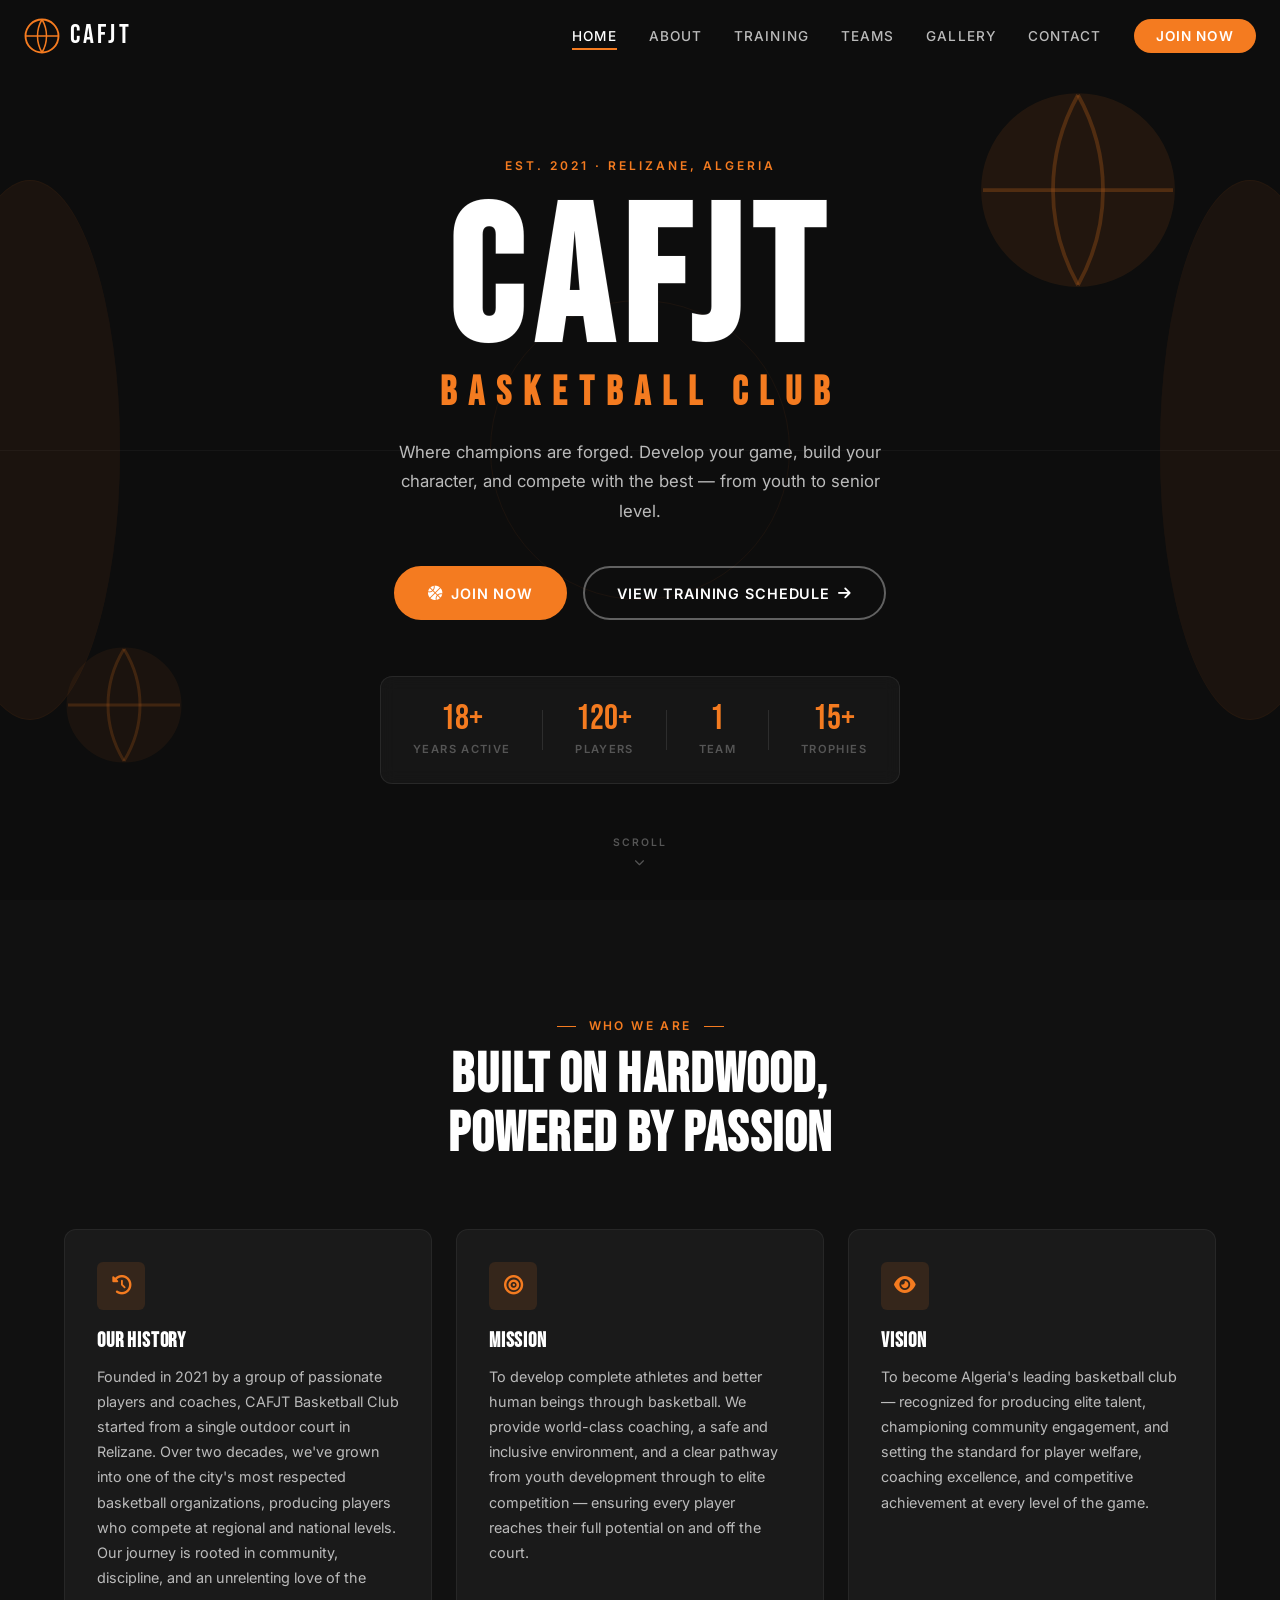
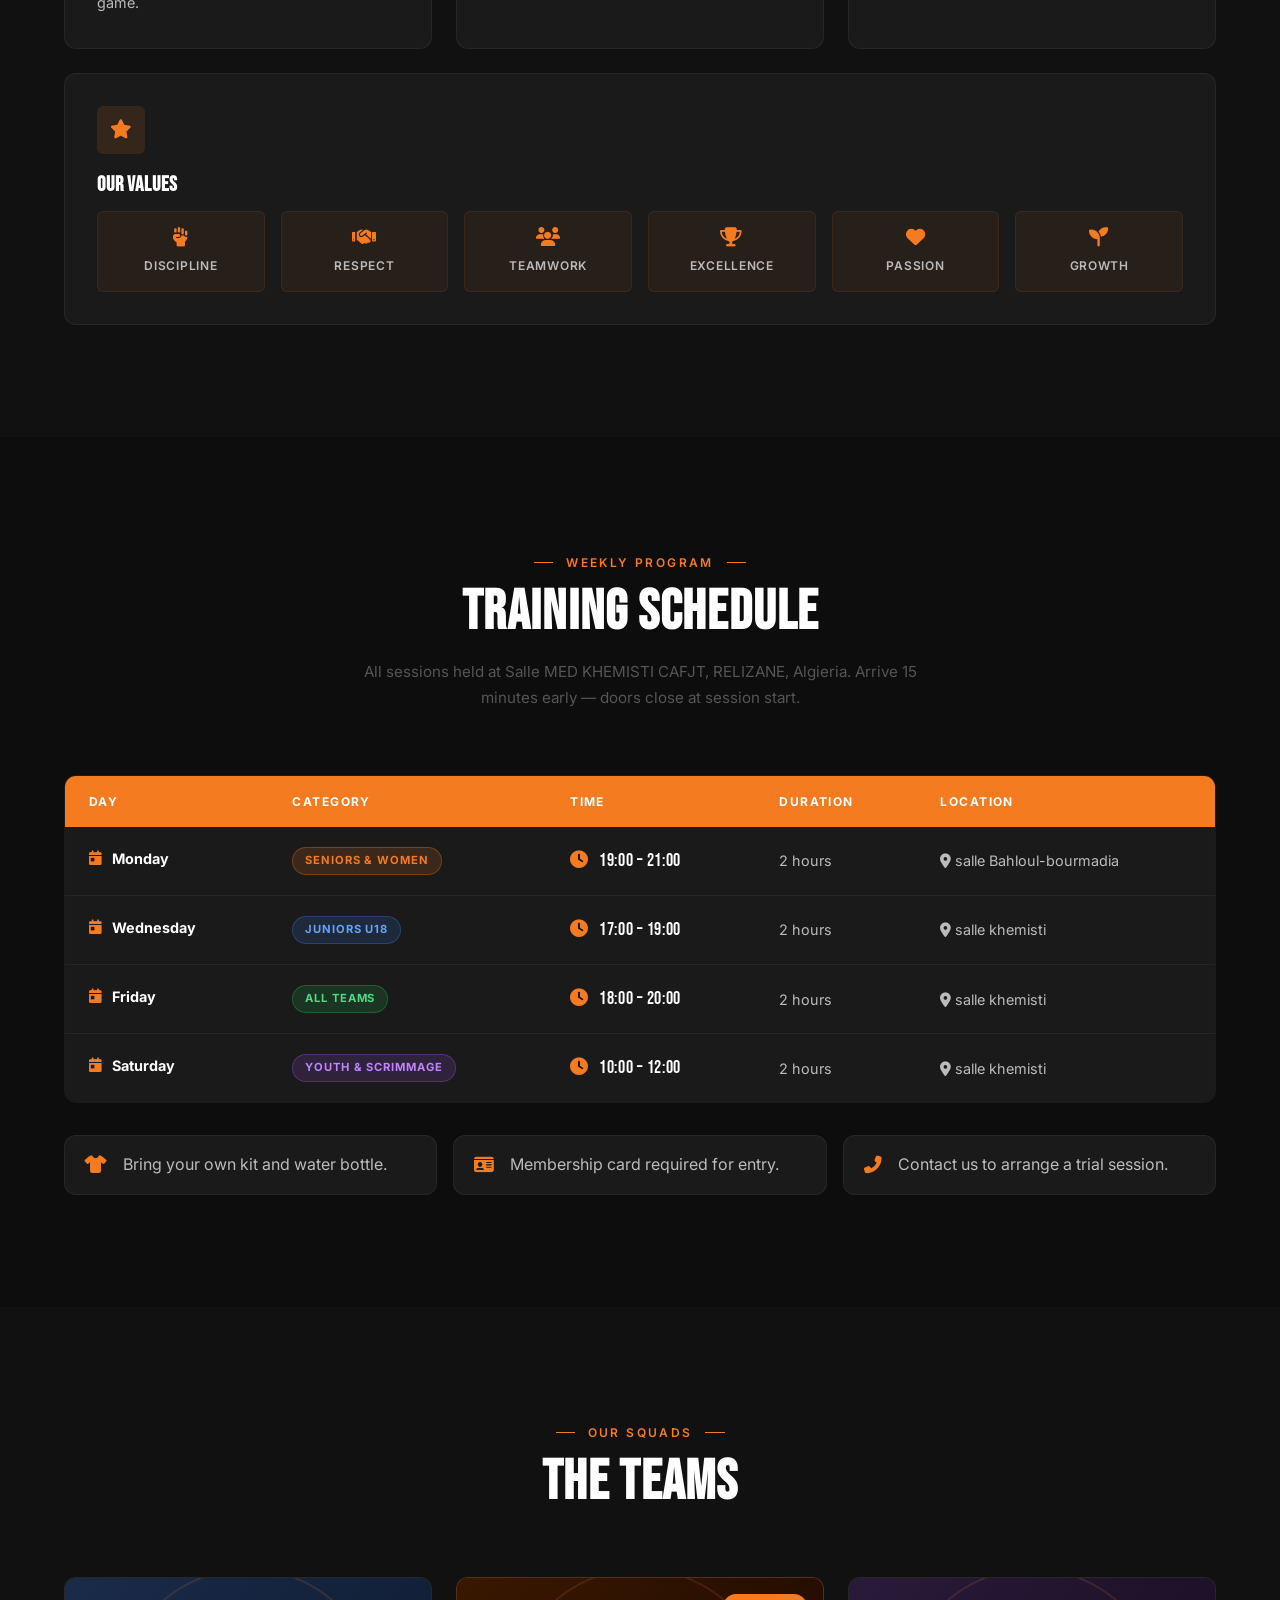
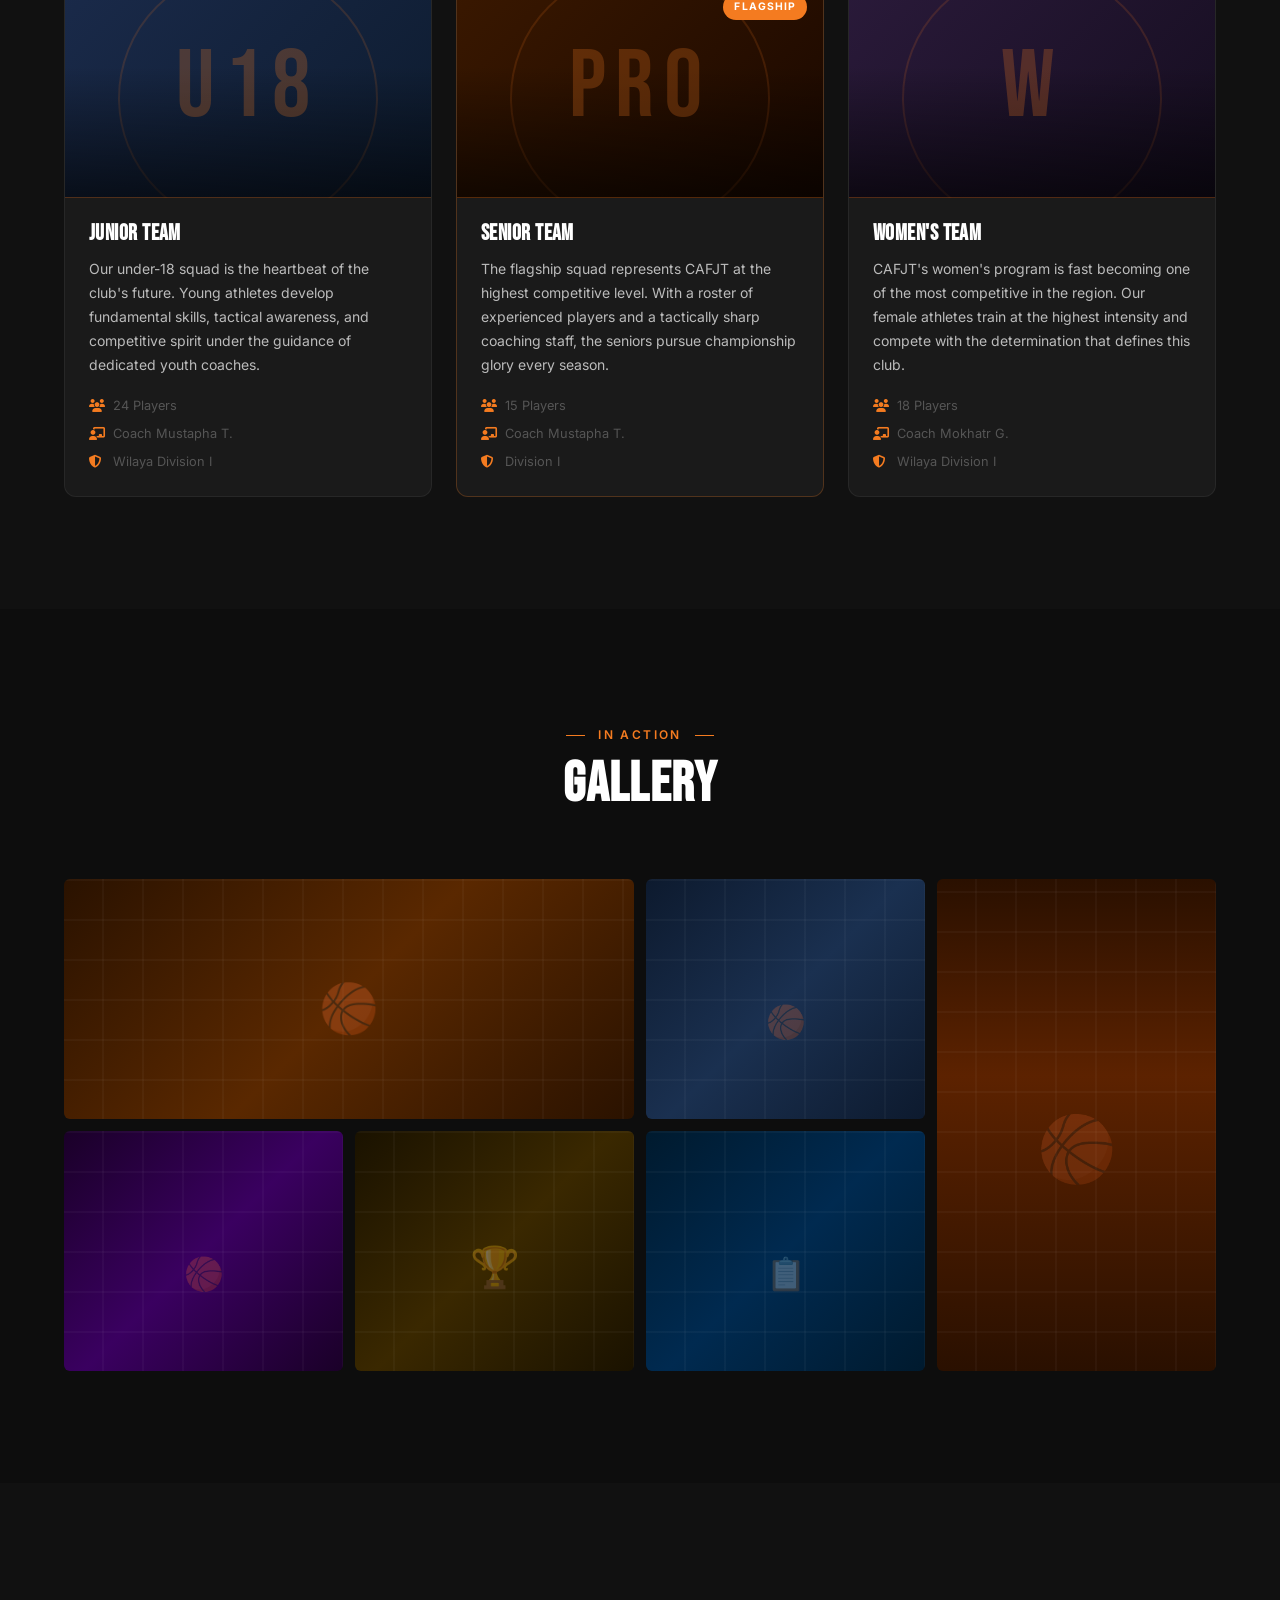
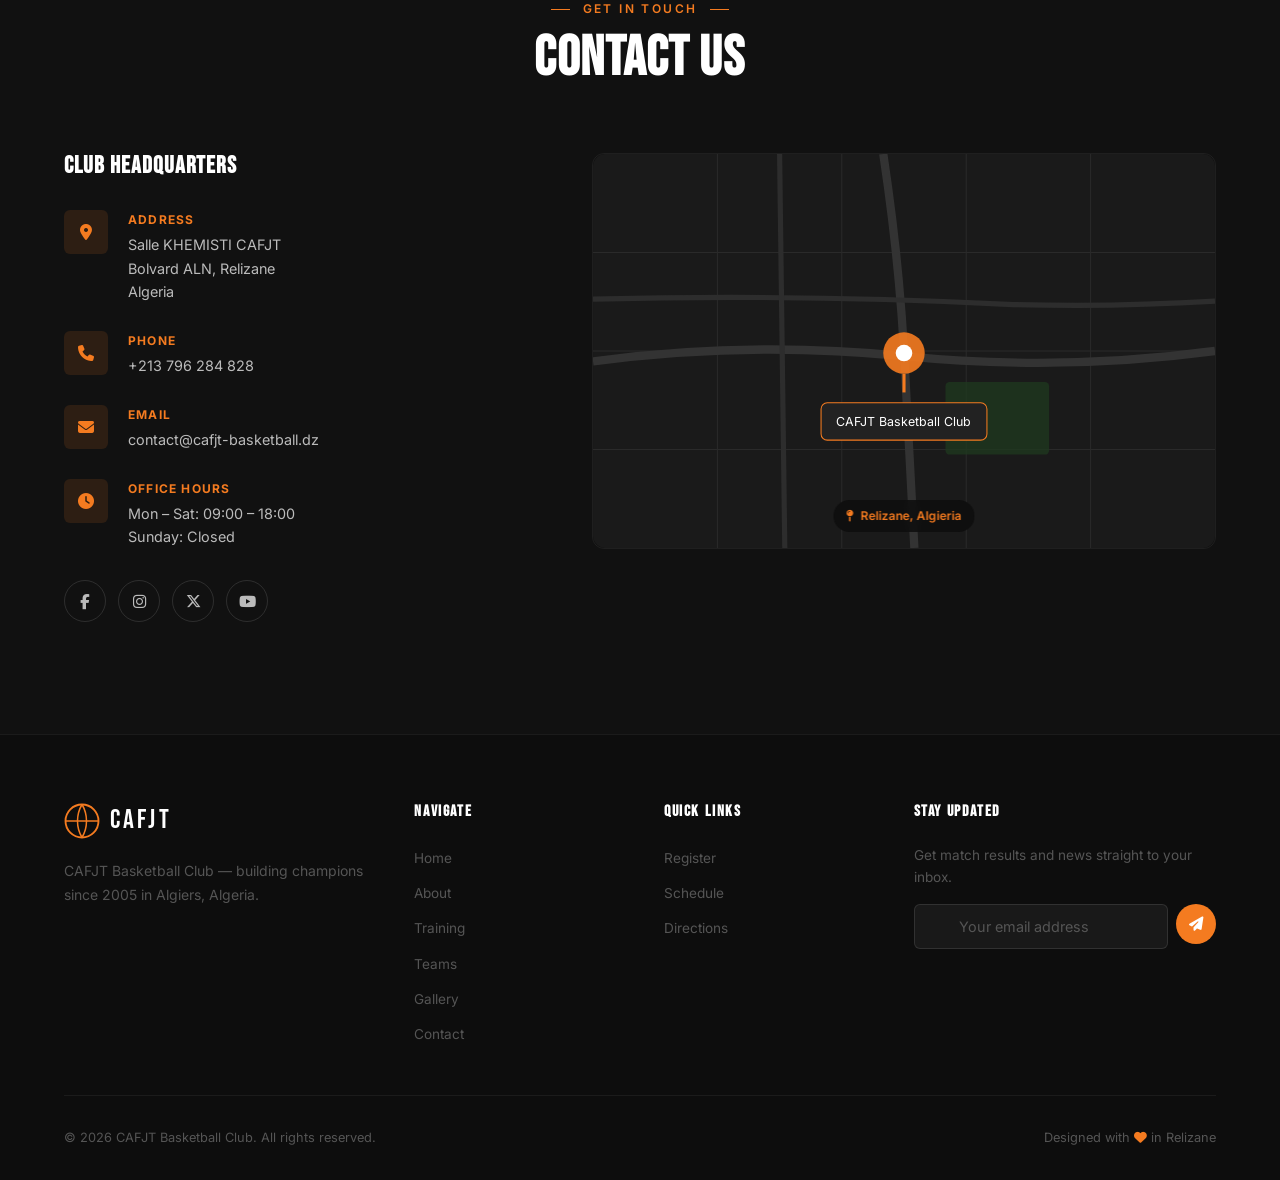
<file: index.html>
<!DOCTYPE html>
<html lang="en">
<head>
  <meta charset="UTF-8" />
  <meta name="viewport" content="width=device-width, initial-scale=1.0" />
  <title>CAFJT Basketball Club</title>
  <link rel="stylesheet" href="style.css" />
  <!-- Google Fonts: Bebas Neue (display) + Inter (body) -->
  <link rel="preconnect" href="https://fonts.googleapis.com" />
  <link rel="preconnect" href="https://fonts.gstatic.com" crossorigin />
  <link href="https://fonts.googleapis.com/css2?family=Bebas+Neue&family=Inter:wght@300;400;500;600;700&display=swap" rel="stylesheet" />
  <!-- Font Awesome for icons -->
  <link rel="stylesheet" href="https://cdnjs.cloudflare.com/ajax/libs/font-awesome/6.5.0/css/all.min.css" />
</head>
<body>

  <!-- ═══════════════════════════ NAVIGATION ═══════════════════════════ -->
  <nav id="navbar">
    <div class="nav-container">
      <!-- Logo -->
      <a href="#home" class="nav-logo">
        <div class="logo-mark">
          <svg viewBox="0 0 48 48" fill="none" xmlns="http://www.w3.org/2000/svg" aria-hidden="true">
            <circle cx="24" cy="24" r="22" stroke="var(--orange)" stroke-width="2.5"/>
            <path d="M24 2 Q30 12 30 24 Q30 36 24 46" stroke="var(--orange)" stroke-width="2" fill="none"/>
            <path d="M24 2 Q18 12 18 24 Q18 36 24 46" stroke="var(--orange)" stroke-width="2" fill="none"/>
            <line x1="2" y1="24" x2="46" y2="24" stroke="var(--orange)" stroke-width="2"/>
          </svg>
        </div>
        <span class="logo-text">CAFJT</span>
      </a>

      <!-- Desktop links -->
      <ul class="nav-links" id="navLinks">
        <li><a href="#home" class="nav-link active">Home</a></li>
        <li><a href="#about" class="nav-link">About</a></li>
        <li><a href="#schedule" class="nav-link">Training</a></li>
        <li><a href="#teams" class="nav-link">Teams</a></li>
        <li><a href="#gallery" class="nav-link">Gallery</a></li>
        <li><a href="#contact" class="nav-link">Contact</a></li>
        <li><a href="register.html" class="nav-cta">Join Now</a></li>
      </ul>

      <!-- Hamburger -->
      <button class="hamburger" id="hamburger" aria-label="Toggle menu" aria-expanded="false">
        <span></span><span></span><span></span>
      </button>
    </div>
  </nav>

  <!-- Mobile overlay -->
  <div class="mobile-overlay" id="mobileOverlay"></div>

  <!-- ═══════════════════════════ HERO ═══════════════════════════ -->
  <section id="home" class="hero">
    <!-- Animated court lines background -->
    <div class="hero-court" aria-hidden="true">
      <div class="court-line court-center"></div>
      <div class="court-line court-arc court-arc-left"></div>
      <div class="court-line court-arc court-arc-right"></div>
      <div class="court-circle"></div>
    </div>

    <!-- Floating basketballs decoration -->
    <div class="ball-decor ball-1" aria-hidden="true">
      <svg viewBox="0 0 80 80" fill="none" xmlns="http://www.w3.org/2000/svg">
        <circle cx="40" cy="40" r="38" fill="var(--orange)" opacity=".15" stroke="var(--orange)" stroke-width="1.5" opacity=".3"/>
        <path d="M40 2 Q50 20 50 40 Q50 60 40 78" stroke="var(--orange)" stroke-width="1.5" fill="none" opacity=".4"/>
        <path d="M40 2 Q30 20 30 40 Q30 60 40 78" stroke="var(--orange)" stroke-width="1.5" fill="none" opacity=".4"/>
        <line x1="2" y1="40" x2="78" y2="40" stroke="var(--orange)" stroke-width="1.5" opacity=".4"/>
      </svg>
    </div>
    <div class="ball-decor ball-2" aria-hidden="true">
      <svg viewBox="0 0 60 60" fill="none" xmlns="http://www.w3.org/2000/svg">
        <circle cx="30" cy="30" r="28" fill="var(--orange)" opacity=".1" stroke="var(--orange)" stroke-width="1.5" opacity=".25"/>
        <path d="M30 2 Q38 15 38 30 Q38 45 30 58" stroke="var(--orange)" stroke-width="1.5" fill="none" opacity=".3"/>
        <path d="M30 2 Q22 15 22 30 Q22 45 30 58" stroke="var(--orange)" stroke-width="1.5" fill="none" opacity=".3"/>
        <line x1="2" y1="30" x2="58" y2="30" stroke="var(--orange)" stroke-width="1.5" opacity=".3"/>
      </svg>
    </div>

    <div class="hero-content">
      <p class="hero-eyebrow reveal">Est. 2021 · Relizane, Algeria</p>
      <h1 class="hero-title reveal">
        <span class="title-main">CAFJT</span>
        <span class="title-sub">Basketball Club</span>
      </h1>
      <p class="hero-description reveal">
        Where champions are forged. Develop your game, build your character,
        and compete with the best — from youth to senior level.
      </p>
      <div class="hero-buttons reveal">
        <a href="register.html" class="btn btn-primary">
          <i class="fas fa-basketball-ball"></i> Join Now
        </a>
        <a href="#schedule" class="btn btn-outline">
          View Training Schedule <i class="fas fa-arrow-right"></i>
        </a>
      </div>

      <!-- Quick stats -->
      <div class="hero-stats reveal">
        <div class="stat">
          <span class="stat-number">18+</span>
          <span class="stat-label">Years Active</span>
        </div>
        <div class="stat-divider" aria-hidden="true"></div>
        <div class="stat">
          <span class="stat-number">120+</span>
          <span class="stat-label">Players</span>
        </div>
        <div class="stat-divider" aria-hidden="true"></div>
        <div class="stat">
          <span class="stat-number">1</span>
          <span class="stat-label">Team</span>
        </div>
        <div class="stat-divider" aria-hidden="true"></div>
        <div class="stat">
          <span class="stat-number">15+</span>
          <span class="stat-label">Trophies</span>
        </div>
      </div>
    </div>

    <!-- Scroll cue -->
    <a href="#about" class="scroll-cue" aria-label="Scroll to About section">
      <span>Scroll</span>
      <i class="fas fa-chevron-down"></i>
    </a>
  </section>

  <!-- ═══════════════════════════ ABOUT ═══════════════════════════ -->
  <section id="about" class="section about-section">
    <div class="container">

      <div class="section-header reveal">
        <span class="section-eyebrow">Who We Are</span>
        <h2 class="section-title">Built on Hardwood,<br>Powered by Passion</h2>
      </div>

      <div class="about-grid">
        <!-- History -->
        <div class="about-card reveal">
          <div class="about-card-icon">
            <i class="fas fa-history"></i>
          </div>
          <h3>Our History</h3>
          <p>
            Founded in 2021 by a group of passionate players and coaches, CAFJT Basketball Club
            started from a single outdoor court in Relizane. Over two decades, we've grown into
            one of the city's most respected basketball organizations, producing players who compete
            at regional and national levels. Our journey is rooted in community, discipline, and
            an unrelenting love of the game.
          </p>
        </div>

        <!-- Mission -->
        <div class="about-card reveal">
          <div class="about-card-icon">
            <i class="fas fa-bullseye"></i>
          </div>
          <h3>Mission</h3>
          <p>
            To develop complete athletes and better human beings through basketball.
            We provide world-class coaching, a safe and inclusive environment, and a
            clear pathway from youth development through to elite competition — ensuring
            every player reaches their full potential on and off the court.
          </p>
        </div>

        <!-- Vision -->
        <div class="about-card reveal">
          <div class="about-card-icon">
            <i class="fas fa-eye"></i>
          </div>
          <h3>Vision</h3>
          <p>
            To become Algeria's leading basketball club — recognized for producing elite talent,
            championing community engagement, and setting the standard for player welfare,
            coaching excellence, and competitive achievement at every level of the game.
          </p>
        </div>

        <!-- Values -->
        <div class="about-card about-card-wide reveal">
          <div class="about-card-icon">
            <i class="fas fa-star"></i>
          </div>
          <h3>Our Values</h3>
          <div class="values-grid">
            <div class="value-item">
              <i class="fas fa-fist-raised"></i>
              <span>Discipline</span>
            </div>
            <div class="value-item">
              <i class="fas fa-handshake"></i>
              <span>Respect</span>
            </div>
            <div class="value-item">
              <i class="fas fa-users"></i>
              <span>Teamwork</span>
            </div>
            <div class="value-item">
              <i class="fas fa-trophy"></i>
              <span>Excellence</span>
            </div>
            <div class="value-item">
              <i class="fas fa-heart"></i>
              <span>Passion</span>
            </div>
            <div class="value-item">
              <i class="fas fa-seedling"></i>
              <span>Growth</span>
            </div>
          </div>
        </div>
      </div>

    </div>
  </section>

  <!-- ═══════════════════════════ TRAINING SCHEDULE ═══════════════════════════ -->
  <section id="schedule" class="section schedule-section">
    <div class="container">

      <div class="section-header reveal">
        <span class="section-eyebrow">Weekly Program</span>
        <h2 class="section-title">Training Schedule</h2>
        <p class="section-subtitle">
          All sessions held at Salle MED KHEMISTI CAFJT, RELIZANE, Algieria.
          Arrive 15 minutes early — doors close at session start.
        </p>
      </div>

      <div class="schedule-table-wrapper reveal">
        <table class="schedule-table" role="table" aria-label="Weekly training schedule">
          <thead>
            <tr>
              <th scope="col">Day</th>
              <th scope="col">Category</th>
              <th scope="col">Time</th>
              <th scope="col">Duration</th>
              <th scope="col">Location</th>
            </tr>
          </thead>
          <tbody>
            <tr class="schedule-row">
              <td class="day-cell">
                <i class="fas fa-calendar-day" aria-hidden="true"></i>
                <strong>Monday</strong>
              </td>
              <td><span class="badge badge-senior">Seniors & Women</span></td>
              <td class="time-cell"><i class="fas fa-clock" aria-hidden="true"></i> 19:00 – 21:00</td>
              <td>2 hours</td>
              <td><i class="fas fa-map-marker-alt" aria-hidden="true"></i> salle Bahloul-bourmadia</td>
            </tr>
            <tr class="schedule-row">
              <td class="day-cell">
                <i class="fas fa-calendar-day" aria-hidden="true"></i>
                <strong>Wednesday</strong>
              </td>
              <td><span class="badge badge-junior">Juniors U18</span></td>
              <td class="time-cell"><i class="fas fa-clock" aria-hidden="true"></i> 17:00 – 19:00</td>
              <td>2 hours</td>
              <td><i class="fas fa-map-marker-alt" aria-hidden="true"></i> salle khemisti</td>
            </tr>
            <tr class="schedule-row">
              <td class="day-cell">
                <i class="fas fa-calendar-day" aria-hidden="true"></i>
                <strong>Friday</strong>
              </td>
              <td><span class="badge badge-all">All Teams</span></td>
              <td class="time-cell"><i class="fas fa-clock" aria-hidden="true"></i> 18:00 – 20:00</td>
              <td>2 hours</td>
              <td><i class="fas fa-map-marker-alt" aria-hidden="true"></i> salle khemisti</td>
            </tr>
            <tr class="schedule-row">
              <td class="day-cell">
                <i class="fas fa-calendar-day" aria-hidden="true"></i>
                <strong>Saturday</strong>
              </td>
              <td><span class="badge badge-youth">Youth & Scrimmage</span></td>
              <td class="time-cell"><i class="fas fa-clock" aria-hidden="true"></i> 10:00 – 12:00</td>
              <td>2 hours</td>
              <td><i class="fas fa-map-marker-alt" aria-hidden="true"></i> salle khemisti</td>
            </tr>
          </tbody>
        </table>
      </div>

      <!-- Schedule note cards -->
      <div class="schedule-notes reveal">
        <div class="note-card">
          <i class="fas fa-tshirt"></i>
          <p>Bring your own kit and water bottle.</p>
        </div>
        <div class="note-card">
          <i class="fas fa-id-card"></i>
          <p>Membership card required for entry.</p>
        </div>
        <div class="note-card">
          <i class="fas fa-phone-alt"></i>
          <p>Contact us to arrange a trial session.</p>
        </div>
      </div>

    </div>
  </section>

  <!-- ═══════════════════════════ TEAMS ═══════════════════════════ -->
  <section id="teams" class="section teams-section">
    <div class="container">

      <div class="section-header reveal">
        <span class="section-eyebrow">Our Squads</span>
        <h2 class="section-title">The Teams</h2>
      </div>

      <div class="teams-grid">

        <!-- Junior Team -->
        <div class="team-card reveal">
          <div class="team-card-image team-image-junior">
            <div class="team-image-overlay"></div>
            <div class="team-number">U18</div>
          </div>
          <div class="team-card-body">
            <h3>Junior Team</h3>
            <p>
              Our under-18 squad is the heartbeat of the club's future. Young athletes
              develop fundamental skills, tactical awareness, and competitive spirit under
              the guidance of dedicated youth coaches.
            </p>
            <ul class="team-meta">
              <li><i class="fas fa-users"></i> 24 Players</li>
              <li><i class="fas fa-chalkboard-teacher"></i> Coach Mustapha T.</li>
              <li><i class="fas fa-shield-alt"></i> Wilaya Division I</li>
            </ul>
          </div>
        </div>

        <!-- Senior Team -->
        <div class="team-card team-card-featured reveal">
          <div class="team-card-badge">Flagship</div>
          <div class="team-card-image team-image-senior">
            <div class="team-image-overlay"></div>
            <div class="team-number">PRO</div>
          </div>
          <div class="team-card-body">
            <h3>Senior Team</h3>
            <p>
              The flagship squad represents CAFJT at the highest competitive level.
              With a roster of experienced players and a tactically sharp coaching staff,
              the seniors pursue championship glory every season.
            </p>
            <ul class="team-meta">
              <li><i class="fas fa-users"></i> 15 Players</li>
              <li><i class="fas fa-chalkboard-teacher"></i> Coach Mustapha T.</li>
              <li><i class="fas fa-shield-alt"></i> Division I</li>
            </ul>
          </div>
        </div>

        <!-- Women's Team -->
        <div class="team-card reveal">
          <div class="team-card-image team-image-women">
            <div class="team-image-overlay"></div>
            <div class="team-number">W</div>
          </div>
          <div class="team-card-body">
            <h3>Women's Team</h3>
            <p>
              CAFJT's women's program is fast becoming one of the most competitive
              in the region. Our female athletes train at the highest intensity and
              compete with the determination that defines this club.
            </p>
            <ul class="team-meta">
              <li><i class="fas fa-users"></i> 18 Players</li>
              <li><i class="fas fa-chalkboard-teacher"></i> Coach Mokhatr G.</li>
              <li><i class="fas fa-shield-alt"></i> Wilaya Division I</li>
            </ul>
          </div>
        </div>

      </div>
    </div>
  </section>

  <!-- ═══════════════════════════ GALLERY ═══════════════════════════ -->
  <section id="gallery" class="section gallery-section">
    <div class="container">

      <div class="section-header reveal">
        <span class="section-eyebrow">In Action</span>
        <h2 class="section-title">Gallery</h2>
      </div>

      <div class="gallery-grid reveal">
        <!-- Gallery items - using SVG placeholders styled as basketball photos -->
        <div class="gallery-item gallery-item-large" data-index="0" tabindex="0" role="button" aria-label="Open photo 1">
          <div class="gallery-photo gp-1">
            <div class="gallery-overlay">
              <i class="fas fa-expand"></i>
              <span>Match Night — Seniors vs Oued Rhiw</span>
            </div>
          </div>
        </div>
        <div class="gallery-item" data-index="1" tabindex="0" role="button" aria-label="Open photo 2">
          <div class="gallery-photo gp-2">
            <div class="gallery-overlay">
              <i class="fas fa-expand"></i>
              <span>Junior Training</span>
            </div>
          </div>
        </div>
        <div class="gallery-item" data-index="2" tabindex="0" role="button" aria-label="Open photo 3">
          <div class="gallery-photo gp-3">
            <div class="gallery-overlay">
              <i class="fas fa-expand"></i>
              <span>Women's Cup 2024</span>
            </div>
          </div>
        </div>
        <div class="gallery-item" data-index="3" tabindex="0" role="button" aria-label="Open photo 4">
          <div class="gallery-photo gp-4">
            <div class="gallery-overlay">
              <i class="fas fa-expand"></i>
              <span>Championship Final</span>
            </div>
          </div>
        </div>
        <div class="gallery-item gallery-item-tall" data-index="4" tabindex="0" role="button" aria-label="Open photo 5">
          <div class="gallery-photo gp-5">
            <div class="gallery-overlay">
              <i class="fas fa-expand"></i>
              <span>Slam Dunk Contest</span>
            </div>
          </div>
        </div>
        <div class="gallery-item" data-index="5" tabindex="0" role="button" aria-label="Open photo 6">
          <div class="gallery-photo gp-6">
            <div class="gallery-overlay">
              <i class="fas fa-expand"></i>
              <span>Coaching Workshop</span>
            </div>
          </div>
        </div>
      </div>

    </div>
  </section>

  <!-- ═══════════════════════════ LIGHTBOX ═══════════════════════════ -->
  <div class="lightbox" id="lightbox" role="dialog" aria-modal="true" aria-label="Photo lightbox" hidden>
    <button class="lightbox-close" id="lightboxClose" aria-label="Close lightbox">
      <i class="fas fa-times"></i>
    </button>
    <button class="lightbox-prev" id="lightboxPrev" aria-label="Previous photo">
      <i class="fas fa-chevron-left"></i>
    </button>
    <button class="lightbox-next" id="lightboxNext" aria-label="Next photo">
      <i class="fas fa-chevron-right"></i>
    </button>
    <div class="lightbox-content">
      <div class="lightbox-photo" id="lightboxPhoto"></div>
      <p class="lightbox-caption" id="lightboxCaption"></p>
    </div>
  </div>

  <!-- ═══════════════════════════ CONTACT ═══════════════════════════ -->
  <section id="contact" class="section contact-section">
    <div class="container">

      <div class="section-header reveal">
        <span class="section-eyebrow">Get In Touch</span>
        <h2 class="section-title">Contact Us</h2>
      </div>

      <div class="contact-grid">

        <!-- Info -->
        <div class="contact-info reveal">
          <h3>Club Headquarters</h3>

          <div class="contact-item">
            <div class="contact-icon"><i class="fas fa-map-marker-alt"></i></div>
            <div>
              <strong>Address</strong>
              <p>Salle KHEMISTI CAFJT<br>Bolvard ALN, Relizane <br>Algeria</p>
            </div>
          </div>

          <div class="contact-item">
            <div class="contact-icon"><i class="fas fa-phone"></i></div>
            <div>
              <strong>Phone</strong>
              <p><a href="tel:+213555000123">+213 796 284 828</a></p>
            </div>
          </div>

          <div class="contact-item">
            <div class="contact-icon"><i class="fas fa-envelope"></i></div>
            <div>
              <strong>Email</strong>
              <p><a href="mailto:contact@cafjt-basketball.dz">contact@cafjt-basketball.dz</a></p>
            </div>
          </div>

          <div class="contact-item">
            <div class="contact-icon"><i class="fas fa-clock"></i></div>
            <div>
              <strong>Office Hours</strong>
              <p>Mon – Sat: 09:00 – 18:00<br>Sunday: Closed</p>
            </div>
          </div>

          <!-- Social -->
          <div class="social-links">
            <a href="#" class="social-link" aria-label="Facebook"><i class="fab fa-facebook-f"></i></a>
            <a href="#" class="social-link" aria-label="Instagram"><i class="fab fa-instagram"></i></a>
            <a href="#" class="social-link" aria-label="Twitter / X"><i class="fab fa-x-twitter"></i></a>
            <a href="#" class="social-link" aria-label="YouTube"><i class="fab fa-youtube"></i></a>
          </div>
        </div>

        <!-- Map placeholder -->
        <div class="contact-map reveal">
          <div class="map-placeholder">
            <svg viewBox="0 0 600 380" fill="none" xmlns="https://maps.app.goo.gl/HNknQZTmkmUq2mdm8" class="map-svg" aria-hidden="true">
              <!-- Grid lines -->svg
              <rect width="600" height="380" fill="#1a1a1a" rx="12"/>
              <line x1="0" y1="95" x2="600" y2="95" stroke="#2a2a2a" stroke-width="1"/>
              <line x1="0" y1="190" x2="600" y2="190" stroke="#2a2a2a" stroke-width="1"/>
              <line x1="0" y1="285" x2="600" y2="285" stroke="#2a2a2a" stroke-width="1"/>
              <line x1="120" y1="0" x2="120" y2="380" stroke="#2a2a2a" stroke-width="1"/>
              <line x1="240" y1="0" x2="240" y2="380" stroke="#2a2a2a" stroke-width="1"/>
              <line x1="360" y1="0" x2="360" y2="380" stroke="#2a2a2a" stroke-width="1"/>
              <line x1="480" y1="0" x2="480" y2="380" stroke="#2a2a2a" stroke-width="1"/>
              <!-- Roads -->
              <path d="M0 200 Q150 180 300 195 Q450 210 600 190" stroke="#333" stroke-width="8" fill="none"/>
              <path d="M280 0 Q295 100 300 190 Q305 280 310 380" stroke="#333" stroke-width="8" fill="none"/>
              <path d="M0 140 Q200 135 400 145 Q500 148 600 142" stroke="#2d2d2d" stroke-width="5" fill="none"/>
              <path d="M180 0 L185 380" stroke="#2d2d2d" stroke-width="5" fill="none"/>
              <!-- Park -->
              <rect x="340" y="220" width="100" height="70" rx="4" fill="#1f3b1f" opacity="0.7"/>
              <!-- Pin -->
              <circle cx="300" cy="192" r="20" fill="var(--orange, #F47B20)" opacity=".9"/>
              <circle cx="300" cy="192" r="8" fill="#fff"/>
              <line x1="300" y1="212" x2="300" y2="230" stroke="var(--orange, #F47B20)" stroke-width="3"/>
              <!-- Label -->
              <rect x="220" y="240" width="160" height="36" rx="6" fill="#222" stroke="#F47B20" stroke-width="1"/>
              <text x="300" y="262" font-family="Inter,sans-serif" font-size="12" fill="#fff" text-anchor="middle">CAFJT Basketball Club</text>
            </svg>
            <div class="map-overlay-text">
              <i class="fas fa-map-pin"></i>
              <span>Relizane, Algieria</span>
            </div>
          </div>
        </div>

      </div>
    </div>
  </section>

  <!-- ═══════════════════════════ FOOTER ═══════════════════════════ -->
  <footer class="footer">
    <div class="container">
      <div class="footer-grid">
        <div class="footer-brand">
          <a href="#home" class="nav-logo footer-logo">
            <div class="logo-mark">
              <svg viewBox="0 0 48 48" fill="none" xmlns="http://www.w3.org/2000/svg" aria-hidden="true">
                <circle cx="24" cy="24" r="22" stroke="var(--orange)" stroke-width="2.5"/>
                <path d="M24 2 Q30 12 30 24 Q30 36 24 46" stroke="var(--orange)" stroke-width="2" fill="none"/>
                <path d="M24 2 Q18 12 18 24 Q18 36 24 46" stroke="var(--orange)" stroke-width="2" fill="none"/>
                <line x1="2" y1="24" x2="46" y2="24" stroke="var(--orange)" stroke-width="2"/>
              </svg>
            </div>
            <span class="logo-text">CAFJT</span>
          </a>
          <p>CAFJT Basketball Club — building champions since 2005 in Algiers, Algeria.</p>
        </div>
        <div class="footer-links-col">
          <h4>Navigate</h4>
          <ul>
            <li><a href="#home">Home</a></li>
            <li><a href="#about">About</a></li>
            <li><a href="#schedule">Training</a></li>
            <li><a href="#teams">Teams</a></li>
            <li><a href="#gallery">Gallery</a></li>
            <li><a href="#contact">Contact</a></li>
          </ul>
        </div>
        <div class="footer-links-col">
          <h4>Quick Links</h4>
          <ul>
            <li><a href="register.html">Register</a></li>
            <li><a href="#schedule">Schedule</a></li>
            <li><a href="#contact">Directions</a></li>
          </ul>
        </div>
        <div class="footer-newsletter">
          <h4>Stay Updated</h4>
          <p>Get match results and news straight to your inbox.</p>
          <form class="newsletter-form" id="newsletterForm">
            <input type="email" placeholder="Your email address" aria-label="Email address" required />
            <button type="submit" aria-label="Subscribe">
              <i class="fas fa-paper-plane"></i>
            </button>
          </form>
        </div>
      </div>
      <div class="footer-bottom">
        <p>© <span id="footerYear"></span> CAFJT Basketball Club. All rights reserved.</p>
        <p>Designed with <i class="fas fa-heart" style="color:var(--orange)"></i> in Relizane</p>
      </div>
    </div>
  </footer>

  <!-- Back to top -->
  <button class="back-to-top" id="backToTop" aria-label="Back to top">
    <i class="fas fa-chevron-up"></i>
  </button>

  <script src="script.js"></script>
</body>
</html>
</file>
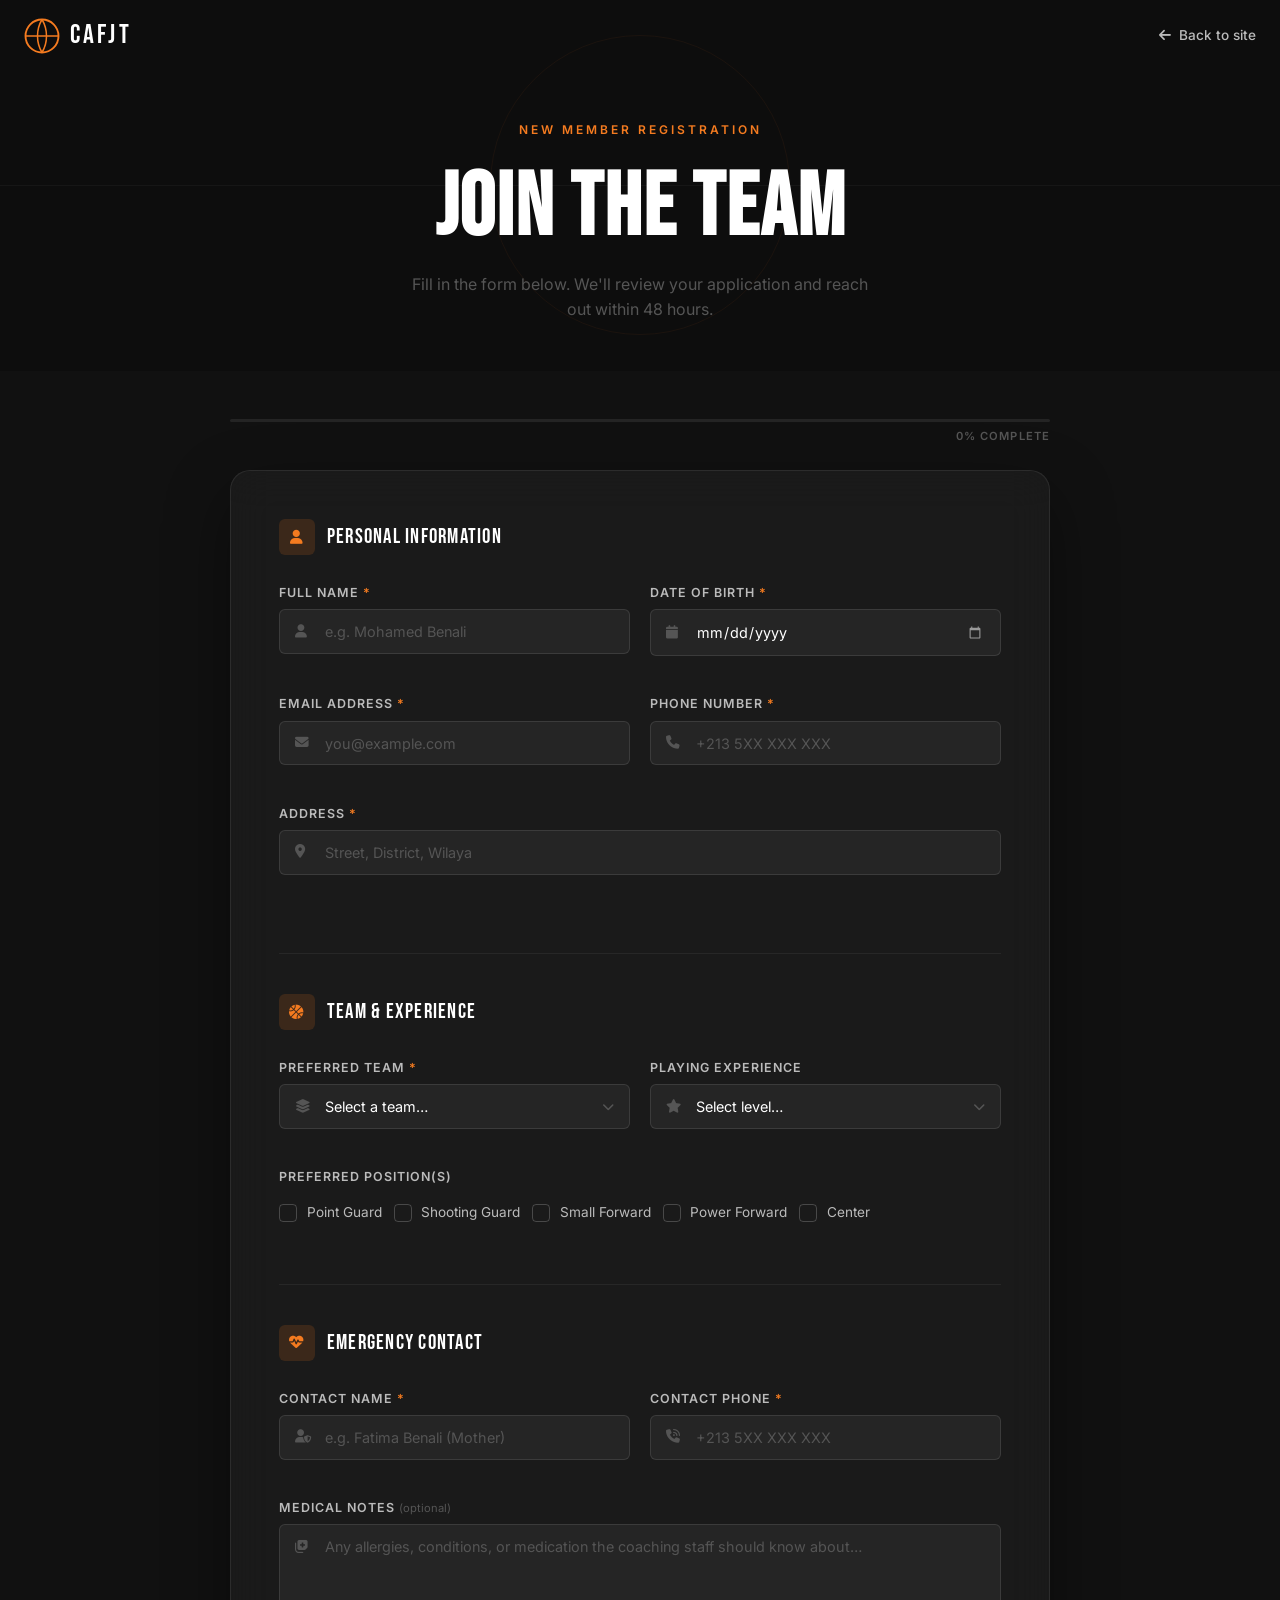
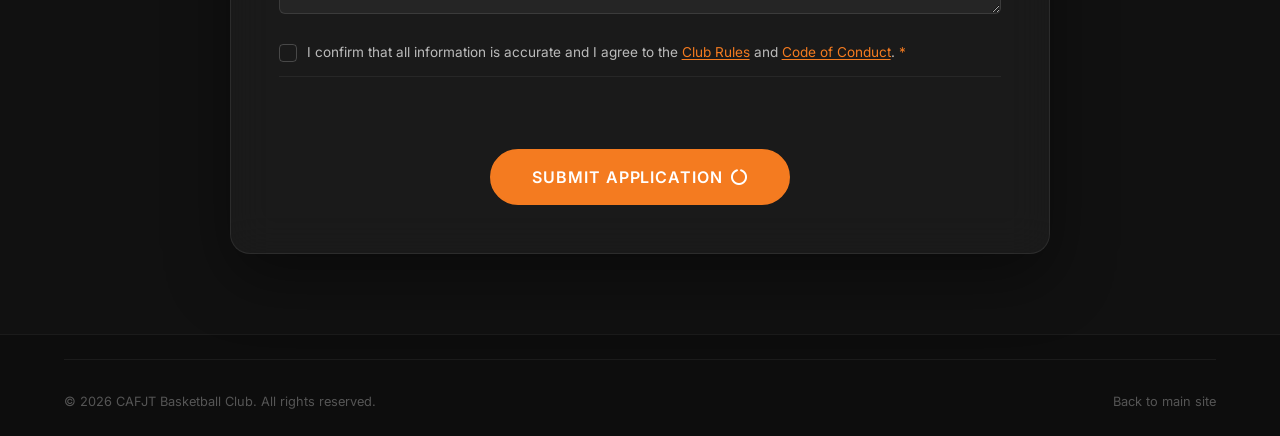
<file: register.html>
<!DOCTYPE html>
<html lang="en">
<head>
  <meta charset="UTF-8" />
  <meta name="viewport" content="width=device-width, initial-scale=1.0" />
  <title>Join CAFJT — Register</title>
  <link rel="stylesheet" href="style.css" />
  <link rel="preconnect" href="https://fonts.googleapis.com" />
  <link rel="preconnect" href="https://fonts.gstatic.com" crossorigin />
  <link href="https://fonts.googleapis.com/css2?family=Bebas+Neue&family=Inter:wght@300;400;500;600;700&display=swap" rel="stylesheet" />
  <link rel="stylesheet" href="https://cdnjs.cloudflare.com/ajax/libs/font-awesome/6.5.0/css/all.min.css" />
</head>
<body class="register-page">

  <!-- ═══════════════════════════ NAV ═══════════════════════════ -->
  <nav id="navbar" class="nav-transparent">
    <div class="nav-container">
      <a href="index.html" class="nav-logo">
        <div class="logo-mark">
          <svg viewBox="0 0 48 48" fill="none" xmlns="http://www.w3.org/2000/svg" aria-hidden="true">
            <circle cx="24" cy="24" r="22" stroke="var(--orange)" stroke-width="2.5"/>
            <path d="M24 2 Q30 12 30 24 Q30 36 24 46" stroke="var(--orange)" stroke-width="2" fill="none"/>
            <path d="M24 2 Q18 12 18 24 Q18 36 24 46" stroke="var(--orange)" stroke-width="2" fill="none"/>
            <line x1="2" y1="24" x2="46" y2="24" stroke="var(--orange)" stroke-width="2"/>
          </svg>
        </div>
        <span class="logo-text">CAFJT</span>
      </a>
      <a href="index.html" class="back-link">
        <i class="fas fa-arrow-left"></i> Back to site
      </a>
    </div>
  </nav>

  <!-- ═══════════════════════════ REGISTER HERO ═══════════════════════════ -->
  <div class="register-hero">
    <div class="register-hero-bg" aria-hidden="true">
      <!-- Animated court lines -->
      <div class="hero-court">
        <div class="court-line court-center"></div>
        <div class="court-circle"></div>
      </div>
    </div>
    <div class="register-hero-content">
      <span class="hero-eyebrow">New Member Registration</span>
      <h1 class="register-title">Join the Team</h1>
      <p>Fill in the form below. We'll review your application and reach out within 48 hours.</p>
    </div>
  </div>

  <!-- ═══════════════════════════ FORM ═══════════════════════════ -->
  <main class="register-main">
    <div class="register-container">

      <!-- Progress indicator -->
      <div class="form-progress" id="formProgress" aria-label="Form completion progress">
        <div class="progress-bar" id="progressBar"></div>
        <span class="progress-label" id="progressLabel">0% complete</span>
      </div>

      <form class="register-form glass-card" id="registerForm" novalidate>

        <!-- ── Section 1: Personal Info ── -->
        <fieldset class="form-section">
          <legend>
            <span class="section-icon"><i class="fas fa-user"></i></span>
            Personal Information
          </legend>

          <div class="form-row">
            <div class="form-group" id="fg-fullName">
              <label for="fullName">Full Name <span class="required" aria-hidden="true">*</span></label>
              <div class="input-wrapper">
                <i class="fas fa-user input-icon" aria-hidden="true"></i>
                <input
                  type="text"
                  id="fullName"
                  name="fullName"
                  placeholder="e.g. Mohamed Benali"
                  autocomplete="name"
                  required
                  aria-required="true"
                  aria-describedby="fullName-error"
                />
              </div>
              <span class="field-error" id="fullName-error" role="alert"></span>
            </div>

            <div class="form-group" id="fg-dob">
              <label for="dob">Date of Birth <span class="required" aria-hidden="true">*</span></label>
              <div class="input-wrapper">
                <i class="fas fa-calendar input-icon" aria-hidden="true"></i>
                <input
                  type="date"
                  id="dob"
                  name="dob"
                  required
                  aria-required="true"
                  aria-describedby="dob-error"
                />
              </div>
              <span class="field-error" id="dob-error" role="alert"></span>
            </div>
          </div>

          <div class="form-row">
            <div class="form-group" id="fg-email">
              <label for="email">Email Address <span class="required" aria-hidden="true">*</span></label>
              <div class="input-wrapper">
                <i class="fas fa-envelope input-icon" aria-hidden="true"></i>
                <input
                  type="email"
                  id="email"
                  name="email"
                  placeholder="you@example.com"
                  autocomplete="email"
                  required
                  aria-required="true"
                  aria-describedby="email-error"
                />
              </div>
              <span class="field-error" id="email-error" role="alert"></span>
            </div>

            <div class="form-group" id="fg-phone">
              <label for="phone">Phone Number <span class="required" aria-hidden="true">*</span></label>
              <div class="input-wrapper">
                <i class="fas fa-phone input-icon" aria-hidden="true"></i>
                <input
                  type="tel"
                  id="phone"
                  name="phone"
                  placeholder="+213 5XX XXX XXX"
                  autocomplete="tel"
                  required
                  aria-required="true"
                  aria-describedby="phone-error"
                />
              </div>
              <span class="field-error" id="phone-error" role="alert"></span>
            </div>
          </div>

          <div class="form-group form-group-full" id="fg-address">
            <label for="address">Address <span class="required" aria-hidden="true">*</span></label>
            <div class="input-wrapper">
              <i class="fas fa-map-marker-alt input-icon" aria-hidden="true"></i>
              <input
                type="text"
                id="address"
                name="address"
                placeholder="Street, District, Wilaya"
                autocomplete="street-address"
                required
                aria-required="true"
                aria-describedby="address-error"
              />
            </div>
            <span class="field-error" id="address-error" role="alert"></span>
          </div>
        </fieldset>

        <!-- ── Section 2: Team Selection ── -->
        <fieldset class="form-section">
          <legend>
            <span class="section-icon"><i class="fas fa-basketball-ball"></i></span>
            Team &amp; Experience
          </legend>

          <div class="form-row">
            <div class="form-group" id="fg-team">
              <label for="team">Preferred Team <span class="required" aria-hidden="true">*</span></label>
              <div class="input-wrapper select-wrapper">
                <i class="fas fa-layer-group input-icon" aria-hidden="true"></i>
                <select
                  id="team"
                  name="team"
                  required
                  aria-required="true"
                  aria-describedby="team-error"
                >
                  <option value="" disabled selected>Select a team…</option>
                  <option value="junior">Junior Team (U18)</option>
                  <option value="senior">Senior Team</option>
                  <option value="womens">Women's Team</option>
                  <option value="not-sure">Not sure yet</option>
                </select>
                <i class="fas fa-chevron-down select-arrow" aria-hidden="true"></i>
              </div>
              <span class="field-error" id="team-error" role="alert"></span>
            </div>

            <div class="form-group" id="fg-experience">
              <label for="experience">Playing Experience</label>
              <div class="input-wrapper select-wrapper">
                <i class="fas fa-star input-icon" aria-hidden="true"></i>
                <select id="experience" name="experience">
                  <option value="" disabled selected>Select level…</option>
                  <option value="beginner">Beginner (0–1 years)</option>
                  <option value="intermediate">Intermediate (2–4 years)</option>
                  <option value="advanced">Advanced (5+ years)</option>
                  <option value="competitive">Competitive / League</option>
                </select>
                <i class="fas fa-chevron-down select-arrow" aria-hidden="true"></i>
              </div>
            </div>
          </div>

          <!-- Position checkboxes -->
          <div class="form-group form-group-full">
            <label>Preferred Position(s)</label>
            <div class="checkbox-group">
              <label class="checkbox-item">
                <input type="checkbox" name="position" value="pg" />
                <span class="checkbox-custom"></span>
                Point Guard
              </label>
              <label class="checkbox-item">
                <input type="checkbox" name="position" value="sg" />
                <span class="checkbox-custom"></span>
                Shooting Guard
              </label>
              <label class="checkbox-item">
                <input type="checkbox" name="position" value="sf" />
                <span class="checkbox-custom"></span>
                Small Forward
              </label>
              <label class="checkbox-item">
                <input type="checkbox" name="position" value="pf" />
                <span class="checkbox-custom"></span>
                Power Forward
              </label>
              <label class="checkbox-item">
                <input type="checkbox" name="position" value="c" />
                <span class="checkbox-custom"></span>
                Center
              </label>
            </div>
          </div>
        </fieldset>

        <!-- ── Section 3: Emergency Contact ── -->
        <fieldset class="form-section">
          <legend>
            <span class="section-icon"><i class="fas fa-heart-pulse"></i></span>
            Emergency Contact
          </legend>

          <div class="form-row">
            <div class="form-group" id="fg-emergencyName">
              <label for="emergencyName">Contact Name <span class="required" aria-hidden="true">*</span></label>
              <div class="input-wrapper">
                <i class="fas fa-user-shield input-icon" aria-hidden="true"></i>
                <input
                  type="text"
                  id="emergencyName"
                  name="emergencyName"
                  placeholder="e.g. Fatima Benali (Mother)"
                  required
                  aria-required="true"
                  aria-describedby="emergencyName-error"
                />
              </div>
              <span class="field-error" id="emergencyName-error" role="alert"></span>
            </div>

            <div class="form-group" id="fg-emergencyPhone">
              <label for="emergencyPhone">Contact Phone <span class="required" aria-hidden="true">*</span></label>
              <div class="input-wrapper">
                <i class="fas fa-phone-volume input-icon" aria-hidden="true"></i>
                <input
                  type="tel"
                  id="emergencyPhone"
                  name="emergencyPhone"
                  placeholder="+213 5XX XXX XXX"
                  required
                  aria-required="true"
                  aria-describedby="emergencyPhone-error"
                />
              </div>
              <span class="field-error" id="emergencyPhone-error" role="alert"></span>
            </div>
          </div>

          <div class="form-group form-group-full" id="fg-medicalNotes">
            <label for="medicalNotes">Medical Notes <span class="optional">(optional)</span></label>
            <div class="input-wrapper textarea-wrapper">
              <i class="fas fa-notes-medical input-icon" aria-hidden="true"></i>
              <textarea
                id="medicalNotes"
                name="medicalNotes"
                rows="3"
                placeholder="Any allergies, conditions, or medication the coaching staff should know about…"
              ></textarea>
            </div>
          </div>
        </fieldset>

        <!-- ── Consent ── -->
        <div class="form-section form-section-consent">
          <label class="checkbox-item checkbox-consent" id="fg-consent">
            <input type="checkbox" id="consent" name="consent" required aria-required="true" aria-describedby="consent-error"/>
            <span class="checkbox-custom"></span>
            <span>
              I confirm that all information is accurate and I agree to the
              <a href="#" class="inline-link">Club Rules</a> and
              <a href="#" class="inline-link">Code of Conduct</a>. <span class="required" aria-hidden="true">*</span>
            </span>
          </label>
          <span class="field-error" id="consent-error" role="alert"></span>
        </div>

        <!-- Submit -->
        <div class="form-submit">
          <button type="submit" class="btn btn-primary btn-submit" id="submitBtn">
            <span class="btn-text">Submit Application</span>
            <span class="btn-loader" hidden>
              <i class="fas fa-circle-notch fa-spin"></i>
            </span>
          </button>
        </div>

      </form>

      <!-- ═══ Success State ═══ -->
      <div class="register-success glass-card" id="registerSuccess" hidden>
        <div class="success-icon">
          <i class="fas fa-check-circle"></i>
        </div>
        <h2>Application Received!</h2>
        <p>
          Thanks for joining CAFJT Basketball Club. We've received your application
          and will be in touch within <strong>48 hours</strong> to confirm your place.
        </p>
        <div class="success-info">
          <div class="success-info-item">
            <i class="fas fa-envelope"></i>
            <span>Check your inbox for a confirmation email.</span>
          </div>
          <div class="success-info-item">
            <i class="fas fa-calendar-check"></i>
            <span>Your first training session will be arranged for you.</span>
          </div>
        </div>
        <a href="index.html" class="btn btn-primary" style="margin-top:2rem;">
          <i class="fas fa-home"></i> Back to Homepage
        </a>
      </div>

    </div>
  </main>

  <!-- ═══════════════════════════ FOOTER ═══════════════════════════ -->
  <footer class="footer register-footer">
    <div class="container">
      <div class="footer-bottom">
        <p>© <span id="footerYear"></span> CAFJT Basketball Club. All rights reserved.</p>
        <p><a href="index.html">Back to main site</a></p>
      </div>
    </div>
  </footer>

  <script src="script.js"></script>
</body>
</html>
</file>
<file: style.css>
/* ═══════════════════════════════════════════════════════════════
   CAFJT BASKETBALL CLUB — style.css
   Color palette: #F47B20 (orange) · #111111 (near-black) · #FFFFFF (white)
   Accent darks: #1A1A1A · #222222 · #2D2D2D
   Type: Bebas Neue (display) + Inter (body)
   ═══════════════════════════════════════════════════════════════ */

/* ── Custom Properties ── */
:root {
  --orange:      #F47B20;
  --orange-dark: #C85E0A;
  --orange-glow: rgba(244, 123, 32, 0.25);
  --black:       #0D0D0D;
  --dark:        #111111;
  --dark-2:      #1A1A1A;
  --dark-3:      #222222;
  --dark-4:      #2D2D2D;
  --mid:         #555555;
  --light:       #BBBBBB;
  --white:       #FFFFFF;

  --font-display: 'Bebas Neue', sans-serif;
  --font-body:    'Inter', sans-serif;

  --nav-h:    72px;
  --radius:   12px;
  --radius-sm: 6px;
  --radius-lg: 20px;
  --shadow:   0 8px 32px rgba(0,0,0,.45);
  --shadow-sm: 0 4px 16px rgba(0,0,0,.35);
  --transition: 0.3s cubic-bezier(0.4, 0, 0.2, 1);
}

/* ── Reset & Base ── */
*, *::before, *::after { box-sizing: border-box; margin: 0; padding: 0; }

html {
  scroll-behavior: smooth;
  font-size: 16px;
  -webkit-font-smoothing: antialiased;
}

body {
  font-family: var(--font-body);
  background: var(--black);
  color: var(--white);
  line-height: 1.6;
  overflow-x: hidden;
}

a { color: inherit; text-decoration: none; }
ul { list-style: none; }
img, svg { display: block; max-width: 100%; }
button { cursor: pointer; font-family: inherit; border: none; background: none; }
input, select, textarea { font-family: inherit; }

/* ── Scroll bar ── */
::-webkit-scrollbar { width: 6px; }
::-webkit-scrollbar-track { background: var(--dark); }
::-webkit-scrollbar-thumb { background: var(--orange); border-radius: 3px; }

/* ── Focus ── */
:focus-visible {
  outline: 2px solid var(--orange);
  outline-offset: 3px;
  border-radius: var(--radius-sm);
}

/* ── Container ── */
.container {
  max-width: 1200px;
  margin: 0 auto;
  padding: 0 1.5rem;
}

/* ══════════════════════════════════════
   TYPOGRAPHY
══════════════════════════════════════ */
h1, h2, h3 { font-family: var(--font-display); letter-spacing: .02em; line-height: 1.05; }
h1 { font-size: clamp(3rem, 8vw, 7rem); }
h2 { font-size: clamp(2rem, 5vw, 3.5rem); }
h3 { font-size: clamp(1.4rem, 3vw, 1.8rem); }
p  { font-size: 1rem; color: var(--light); }

/* ══════════════════════════════════════
   NAVIGATION
══════════════════════════════════════ */
#navbar {
  position: fixed;
  top: 0; left: 0; right: 0;
  z-index: 1000;
  height: var(--nav-h);
  background: transparent;
  transition: background var(--transition), box-shadow var(--transition);
}

#navbar.scrolled {
  background: rgba(13, 13, 13, 0.97);
  backdrop-filter: blur(16px);
  box-shadow: 0 2px 24px rgba(0,0,0,.5);
}

.nav-container {
  display: flex;
  align-items: center;
  justify-content: space-between;
  height: var(--nav-h);
  max-width: 1300px;
  margin: 0 auto;
  padding: 0 1.5rem;
}

/* Logo */
.nav-logo {
  display: flex;
  align-items: center;
  gap: .6rem;
  text-decoration: none;
}
.logo-mark {
  width: 36px; height: 36px;
  flex-shrink: 0;
}
.logo-text {
  font-family: var(--font-display);
  font-size: 1.7rem;
  letter-spacing: .12em;
  color: var(--white);
}

/* Nav links */
.nav-links {
  display: flex;
  align-items: center;
  gap: 2rem;
}
.nav-link {
  font-size: .85rem;
  font-weight: 500;
  letter-spacing: .08em;
  text-transform: uppercase;
  color: var(--light);
  padding: .25rem 0;
  position: relative;
  transition: color var(--transition);
}
.nav-link::after {
  content: '';
  position: absolute;
  bottom: -2px; left: 0;
  width: 0; height: 2px;
  background: var(--orange);
  transition: width var(--transition);
}
.nav-link:hover,
.nav-link.active {
  color: var(--white);
}
.nav-link:hover::after,
.nav-link.active::after { width: 100%; }

/* Nav CTA */
.nav-cta {
  font-size: .85rem;
  font-weight: 600;
  letter-spacing: .08em;
  text-transform: uppercase;
  color: var(--white);
  background: var(--orange);
  padding: .55rem 1.4rem;
  border-radius: 50px;
  transition: background var(--transition), transform var(--transition);
}
.nav-cta:hover {
  background: var(--orange-dark);
  transform: translateY(-1px);
}

/* Back link (register page) */
.back-link {
  font-size: .85rem;
  font-weight: 500;
  color: var(--light);
  display: flex;
  align-items: center;
  gap: .5rem;
  transition: color var(--transition);
}
.back-link:hover { color: var(--orange); }

/* Hamburger */
.hamburger {
  display: none;
  flex-direction: column;
  gap: 5px;
  width: 28px;
  padding: 4px 0;
  z-index: 1100;
}
.hamburger span {
  display: block;
  height: 2px;
  background: var(--white);
  border-radius: 2px;
  transition: transform var(--transition), opacity var(--transition), width var(--transition);
}
.hamburger.open span:nth-child(1) { transform: translateY(7px) rotate(45deg); }
.hamburger.open span:nth-child(2) { opacity: 0; width: 0; }
.hamburger.open span:nth-child(3) { transform: translateY(-7px) rotate(-45deg); }

/* Mobile overlay */
.mobile-overlay {
  position: fixed;
  inset: 0;
  background: rgba(0,0,0,.65);
  backdrop-filter: blur(4px);
  z-index: 900;
  opacity: 0;
  pointer-events: none;
  transition: opacity var(--transition);
}
.mobile-overlay.active {
  opacity: 1;
  pointer-events: auto;
}

/* ══════════════════════════════════════
   BUTTONS
══════════════════════════════════════ */
.btn {
  display: inline-flex;
  align-items: center;
  gap: .5rem;
  font-size: .9rem;
  font-weight: 600;
  letter-spacing: .06em;
  text-transform: uppercase;
  padding: .85rem 2rem;
  border-radius: 50px;
  border: 2px solid transparent;
  cursor: pointer;
  transition: all var(--transition);
  white-space: nowrap;
}
.btn-primary {
  background: var(--orange);
  color: var(--white);
  border-color: var(--orange);
}
.btn-primary:hover {
  background: var(--orange-dark);
  border-color: var(--orange-dark);
  transform: translateY(-2px);
  box-shadow: 0 8px 24px rgba(244,123,32,.4);
}
.btn-outline {
  background: transparent;
  color: var(--white);
  border-color: rgba(255,255,255,.35);
}
.btn-outline:hover {
  border-color: var(--white);
  background: rgba(255,255,255,.08);
  transform: translateY(-2px);
}

/* ══════════════════════════════════════
   SECTION COMMON
══════════════════════════════════════ */
.section { padding: 7rem 0; }

.section-header {
  text-align: center;
  margin-bottom: 4rem;
}
.section-eyebrow {
  display: inline-block;
  font-size: .75rem;
  font-weight: 600;
  letter-spacing: .2em;
  text-transform: uppercase;
  color: var(--orange);
  margin-bottom: .75rem;
  position: relative;
  padding: 0 2rem;
}
.section-eyebrow::before,
.section-eyebrow::after {
  content: '';
  position: absolute;
  top: 50%;
  width: 1.2rem; height: 1px;
  background: var(--orange);
}
.section-eyebrow::before { left: 0; }
.section-eyebrow::after  { right: 0; }

.section-title { color: var(--white); }
.section-subtitle {
  margin-top: 1rem;
  font-size: .95rem;
  color: var(--mid);
  max-width: 560px;
  margin-left: auto;
  margin-right: auto;
  line-height: 1.7;
}

/* ══════════════════════════════════════
   HERO
══════════════════════════════════════ */
.hero {
  position: relative;
  min-height: 100vh;
  display: flex;
  align-items: center;
  justify-content: center;
  background: var(--black);
  overflow: hidden;
  padding: calc(var(--nav-h) + 2rem) 1.5rem 4rem;
}

/* Court background art */
.hero-court {
  position: absolute;
  inset: 0;
  pointer-events: none;
}
.court-line {
  position: absolute;
  background: rgba(244,123,32,.06);
}
.court-center {
  top: 50%; left: 0; right: 0;
  height: 1px;
  background: rgba(255,255,255,.04);
}
.court-circle {
  position: absolute;
  top: 50%; left: 50%;
  width: 300px; height: 300px;
  border: 1px solid rgba(244,123,32,.06);
  border-radius: 50%;
  transform: translate(-50%, -50%);
}
.court-arc {
  position: absolute;
  top: 20%; bottom: 20%;
  width: 180px;
  border-top: 1px solid rgba(244,123,32,.05);
  border-bottom: 1px solid rgba(244,123,32,.05);
  border-radius: 50%;
}
.court-arc-left  { left: -60px; }
.court-arc-right { right: -60px; }

/* Floating ball decorations */
.ball-decor {
  position: absolute;
  pointer-events: none;
  opacity: .6;
}
.ball-1 { top: 10%; right: 8%; width: 200px; animation: floatBall 7s ease-in-out infinite; }
.ball-2 { bottom: 15%; left: 5%; width: 120px; animation: floatBall 9s ease-in-out infinite .5s; }

@keyframes floatBall {
  0%, 100% { transform: translateY(0) rotate(0deg); }
  50% { transform: translateY(-20px) rotate(15deg); }
}

/* Hero content */
.hero-content {
  position: relative;
  z-index: 2;
  text-align: center;
  max-width: 800px;
}
.hero-eyebrow {
  display: block;
  font-size: .75rem;
  font-weight: 600;
  letter-spacing: .25em;
  text-transform: uppercase;
  color: var(--orange);
  margin-bottom: 1.5rem;
}
.hero-title {
  display: flex;
  flex-direction: column;
  gap: -.1em;
  margin-bottom: 1.5rem;
}
.title-main {
  font-family: var(--font-display);
  font-size: clamp(5rem, 18vw, 12rem);
  line-height: .9;
  color: var(--white);
  letter-spacing: .06em;
  /* Subtle text stroke for sport feel */
  -webkit-text-stroke: 1px rgba(255,255,255,.1);
}
.title-sub {
  font-family: var(--font-display);
  font-size: clamp(1.2rem, 4vw, 2.5rem);
  letter-spacing: .3em;
  color: var(--orange);
}
.hero-description {
  font-size: 1.05rem;
  color: var(--light);
  max-width: 520px;
  margin: 0 auto 2.5rem;
  line-height: 1.75;
}

/* Hero buttons */
.hero-buttons {
  display: flex;
  gap: 1rem;
  justify-content: center;
  flex-wrap: wrap;
  margin-bottom: 3.5rem;
}

/* Stats bar */
.hero-stats {
  display: flex;
  align-items: center;
  gap: 2rem;
  justify-content: center;
  flex-wrap: wrap;
  padding: 1.5rem 2rem;
  background: rgba(255,255,255,.04);
  border: 1px solid rgba(255,255,255,.08);
  border-radius: var(--radius);
  backdrop-filter: blur(8px);
}
.stat { text-align: center; }
.stat-number {
  display: block;
  font-family: var(--font-display);
  font-size: 2.2rem;
  color: var(--orange);
  line-height: 1;
}
.stat-label {
  display: block;
  font-size: .7rem;
  font-weight: 600;
  letter-spacing: .12em;
  text-transform: uppercase;
  color: var(--mid);
  margin-top: .3rem;
}
.stat-divider {
  width: 1px; height: 40px;
  background: rgba(255,255,255,.1);
}

/* Scroll cue */
.scroll-cue {
  position: absolute;
  bottom: 2rem;
  left: 50%;
  transform: translateX(-50%);
  display: flex;
  flex-direction: column;
  align-items: center;
  gap: .4rem;
  font-size: .65rem;
  font-weight: 600;
  letter-spacing: .2em;
  text-transform: uppercase;
  color: var(--mid);
  text-decoration: none;
  animation: scrollBounce 2.5s ease-in-out infinite;
  transition: color var(--transition);
  z-index: 2;
}
.scroll-cue:hover { color: var(--orange); }
@keyframes scrollBounce {
  0%, 100% { transform: translateX(-50%) translateY(0); }
  60% { transform: translateX(-50%) translateY(8px); }
}

/* ══════════════════════════════════════
   ABOUT
══════════════════════════════════════ */
.about-section { background: var(--dark); }

.about-grid {
  display: grid;
  grid-template-columns: repeat(3, 1fr);
  gap: 1.5rem;
}
.about-card-wide {
  grid-column: 1 / -1;
}

.about-card {
  background: var(--dark-2);
  border: 1px solid rgba(255,255,255,.06);
  border-radius: var(--radius);
  padding: 2rem;
  transition: border-color var(--transition), transform var(--transition);
}
.about-card:hover {
  border-color: rgba(244,123,32,.3);
  transform: translateY(-4px);
}
.about-card-icon {
  width: 48px; height: 48px;
  display: flex;
  align-items: center;
  justify-content: center;
  background: rgba(244,123,32,.12);
  border-radius: var(--radius-sm);
  margin-bottom: 1.25rem;
  font-size: 1.2rem;
  color: var(--orange);
}
.about-card h3 {
  font-size: 1.3rem;
  color: var(--white);
  margin-bottom: .75rem;
  font-family: var(--font-display);
  letter-spacing: .04em;
}
.about-card p { font-size: .9rem; line-height: 1.75; }

.values-grid {
  display: grid;
  grid-template-columns: repeat(6, 1fr);
  gap: 1rem;
  margin-top: 1rem;
}
.value-item {
  display: flex;
  flex-direction: column;
  align-items: center;
  gap: .5rem;
  padding: 1rem .5rem;
  background: rgba(244,123,32,.06);
  border-radius: var(--radius-sm);
  border: 1px solid rgba(244,123,32,.1);
  font-size: .75rem;
  font-weight: 600;
  text-transform: uppercase;
  letter-spacing: .06em;
  color: var(--light);
  transition: background var(--transition), color var(--transition);
}
.value-item:hover { background: rgba(244,123,32,.15); color: var(--white); }
.value-item i { font-size: 1.2rem; color: var(--orange); }

/* ══════════════════════════════════════
   SCHEDULE
══════════════════════════════════════ */
.schedule-section { background: var(--black); }

.schedule-table-wrapper {
  overflow-x: auto;
  border-radius: var(--radius);
  border: 1px solid rgba(255,255,255,.06);
  margin-bottom: 2rem;
}
.schedule-table {
  width: 100%;
  border-collapse: collapse;
}
.schedule-table thead {
  background: var(--orange);
}
.schedule-table thead th {
  padding: 1rem 1.5rem;
  text-align: left;
  font-size: .75rem;
  font-weight: 700;
  letter-spacing: .12em;
  text-transform: uppercase;
  color: var(--white);
}
.schedule-row {
  border-bottom: 1px solid rgba(255,255,255,.05);
  background: var(--dark-2);
  transition: background var(--transition);
}
.schedule-row:last-child { border-bottom: none; }
.schedule-row:hover { background: rgba(244,123,32,.06); }

.schedule-table td {
  padding: 1.25rem 1.5rem;
  font-size: .9rem;
  color: var(--light);
  vertical-align: middle;
}
.day-cell {
  display: flex;
  align-items: center;
  gap: .6rem;
  font-weight: 600;
  color: var(--white) !important;
}
.day-cell i { color: var(--orange); }
.time-cell {
  font-family: var(--font-display);
  font-size: 1.1rem !important;
  color: var(--white) !important;
  letter-spacing: .04em;
}
.time-cell i { color: var(--orange); margin-right: .4rem; }

/* Badges */
.badge {
  display: inline-flex;
  align-items: center;
  padding: .25rem .75rem;
  border-radius: 50px;
  font-size: .7rem;
  font-weight: 700;
  letter-spacing: .08em;
  text-transform: uppercase;
}
.badge-senior  { background: rgba(244,123,32,.15); color: var(--orange); border: 1px solid rgba(244,123,32,.3); }
.badge-junior  { background: rgba(59,130,246,.15); color: #60A5FA; border: 1px solid rgba(59,130,246,.3); }
.badge-all     { background: rgba(34,197,94,.15);  color: #4ADE80;  border: 1px solid rgba(34,197,94,.3); }
.badge-youth   { background: rgba(168,85,247,.15); color: #C084FC;  border: 1px solid rgba(168,85,247,.3); }

/* Schedule notes */
.schedule-notes {
  display: grid;
  grid-template-columns: repeat(3, 1fr);
  gap: 1rem;
}
.note-card {
  display: flex;
  align-items: center;
  gap: 1rem;
  padding: 1rem 1.25rem;
  background: var(--dark-2);
  border-radius: var(--radius);
  border: 1px solid rgba(255,255,255,.06);
  font-size: .85rem;
  color: var(--light);
}
.note-card i {
  font-size: 1.1rem;
  color: var(--orange);
  flex-shrink: 0;
}

/* ══════════════════════════════════════
   TEAMS
══════════════════════════════════════ */
.teams-section { background: var(--dark); }

.teams-grid {
  display: grid;
  grid-template-columns: repeat(3, 1fr);
  gap: 1.5rem;
}
.team-card {
  background: var(--dark-2);
  border-radius: var(--radius);
  overflow: hidden;
  border: 1px solid rgba(255,255,255,.06);
  transition: transform var(--transition), border-color var(--transition), box-shadow var(--transition);
  position: relative;
}
.team-card:hover {
  transform: translateY(-6px);
  border-color: rgba(244,123,32,.3);
  box-shadow: 0 16px 48px rgba(244,123,32,.12);
}
.team-card-featured {
  border-color: rgba(244,123,32,.25);
}
.team-card-badge {
  position: absolute;
  top: 1rem; right: 1rem;
  background: var(--orange);
  color: var(--white);
  font-size: .65rem;
  font-weight: 700;
  letter-spacing: .1em;
  text-transform: uppercase;
  padding: .3rem .7rem;
  border-radius: 50px;
  z-index: 2;
}

/* Team card images — SVG/CSS generated */
.team-card-image {
  height: 220px;
  position: relative;
  overflow: hidden;
  display: flex;
  align-items: center;
  justify-content: center;
}
.team-image-junior  { background: linear-gradient(135deg, #1a2a4a 0%, #0d1b2e 100%); }
.team-image-senior  { background: linear-gradient(135deg, #3a1800 0%, #1a0800 100%); }
.team-image-women   { background: linear-gradient(135deg, #2a1a3a 0%, #150d1f 100%); }

/* Animated court decoration on team images */
.team-card-image::before {
  content: '';
  position: absolute;
  bottom: -30px; left: 50%;
  transform: translateX(-50%);
  width: 260px; height: 260px;
  border: 2px solid rgba(244,123,32,.15);
  border-radius: 50%;
}
.team-card-image::after {
  content: '';
  position: absolute;
  bottom: 0; left: 0; right: 0;
  height: 1px;
  background: rgba(244,123,32,.3);
}

.team-image-overlay {
  position: absolute;
  inset: 0;
  background: linear-gradient(to top, rgba(0,0,0,.6) 0%, transparent 60%);
}
.team-number {
  font-family: var(--font-display);
  font-size: 6rem;
  color: rgba(244,123,32,.25);
  letter-spacing: .1em;
  position: relative;
  z-index: 1;
  user-select: none;
}

.team-card-body { padding: 1.5rem; }
.team-card-body h3 {
  font-size: 1.4rem;
  color: var(--white);
  margin-bottom: .75rem;
  font-family: var(--font-display);
}
.team-card-body p { font-size: .875rem; line-height: 1.7; margin-bottom: 1.25rem; }

.team-meta {
  display: flex;
  flex-direction: column;
  gap: .45rem;
}
.team-meta li {
  display: flex;
  align-items: center;
  gap: .6rem;
  font-size: .8rem;
  color: var(--mid);
}
.team-meta li i { color: var(--orange); width: 14px; }

/* ══════════════════════════════════════
   GALLERY
══════════════════════════════════════ */
.gallery-section { background: var(--black); }

.gallery-grid {
  display: grid;
  grid-template-columns: repeat(4, 1fr);
  grid-template-rows: 240px 240px;
  gap: .75rem;
}

.gallery-item-large { grid-column: 1 / 3; grid-row: 1 / 2; }
.gallery-item-tall  { grid-column: 4 / 5; grid-row: 1 / 3; }

.gallery-item {
  border-radius: var(--radius-sm);
  overflow: hidden;
  cursor: pointer;
  position: relative;
}

.gallery-photo {
  width: 100%; height: 100%;
  position: relative;
  background-size: cover;
  background-position: center;
  transition: transform .4s ease;
}

/* Gallery photo SVG illustrations */
.gp-1 { background: linear-gradient(135deg, #2a1200 0%, #5a2800 50%, #2a1200 100%); }
.gp-2 { background: linear-gradient(135deg, #0d1a2e 0%, #1a3050 50%, #0d1a2e 100%); }
.gp-3 { background: linear-gradient(135deg, #1a0028 0%, #3a0060 50%, #1a0028 100%); }
.gp-4 { background: linear-gradient(135deg, #1a1200 0%, #3a2800 50%, #1a1200 100%); }
.gp-5 { background: linear-gradient(180deg, #2a1000 0%, #5c2200 40%, #2a1000 100%); }
.gp-6 { background: linear-gradient(135deg, #001a2e 0%, #002a50 50%, #001a2e 100%); }

/* Basketball court pattern overlay */
.gp-1::before, .gp-2::before, .gp-3::before,
.gp-4::before, .gp-5::before, .gp-6::before {
  content: '';
  position: absolute;
  inset: 0;
  background-image:
    repeating-linear-gradient(0deg, transparent, transparent 38px, rgba(255,255,255,.03) 38px, rgba(255,255,255,.03) 40px),
    repeating-linear-gradient(90deg, transparent, transparent 38px, rgba(255,255,255,.03) 38px, rgba(255,255,255,.03) 40px);
}
/* Basketball icon decorations on gallery thumbnails */
.gp-1::after { content: '🏀'; position: absolute; bottom: 30%; left: 50%; transform: translateX(-50%); font-size: 3rem; opacity: .3; }
.gp-2::after { content: '🏀'; position: absolute; bottom: 30%; left: 50%; transform: translateX(-50%); font-size: 2rem; opacity: .25; }
.gp-3::after { content: '🏀'; position: absolute; bottom: 30%; left: 50%; transform: translateX(-50%); font-size: 2rem; opacity: .25; }
.gp-4::after { content: '🏆'; position: absolute; bottom: 30%; left: 50%; transform: translateX(-50%); font-size: 2.5rem; opacity: .3; }
.gp-5::after { content: '🏀'; position: absolute; bottom: 35%; left: 50%; transform: translateX(-50%); font-size: 4rem; opacity: .2; }
.gp-6::after { content: '📋'; position: absolute; bottom: 30%; left: 50%; transform: translateX(-50%); font-size: 2rem; opacity: .25; }

.gallery-item:hover .gallery-photo { transform: scale(1.05); }
.gallery-item:focus .gallery-photo { transform: scale(1.05); }

.gallery-overlay {
  position: absolute;
  inset: 0;
  background: linear-gradient(to top, rgba(0,0,0,.8) 0%, rgba(0,0,0,0) 60%);
  display: flex;
  flex-direction: column;
  align-items: center;
  justify-content: flex-end;
  padding: 1rem;
  gap: .4rem;
  opacity: 0;
  transition: opacity var(--transition);
  text-align: center;
}
.gallery-item:hover .gallery-overlay,
.gallery-item:focus .gallery-overlay { opacity: 1; }
.gallery-overlay i {
  font-size: 1.5rem;
  color: var(--orange);
}
.gallery-overlay span {
  font-size: .75rem;
  font-weight: 600;
  letter-spacing: .06em;
  text-transform: uppercase;
  color: var(--white);
}

/* ══════════════════════════════════════
   LIGHTBOX
══════════════════════════════════════ */
.lightbox {
  position: fixed;
  inset: 0;
  background: rgba(0,0,0,.95);
  backdrop-filter: blur(12px);
  z-index: 2000;
  display: flex;
  align-items: center;
  justify-content: center;
  animation: fadeIn .3s ease;
}
.lightbox[hidden] { display: none; }

@keyframes fadeIn { from { opacity: 0; } to { opacity: 1; } }

.lightbox-content {
  max-width: 90vw;
  max-height: 85vh;
  display: flex;
  flex-direction: column;
  align-items: center;
  gap: 1rem;
}
.lightbox-photo {
  width: min(800px, 90vw);
  height: min(560px, 65vh);
  border-radius: var(--radius);
  overflow: hidden;
}
.lightbox-caption {
  font-size: .85rem;
  color: var(--light);
  text-align: center;
}

.lightbox-close,
.lightbox-prev,
.lightbox-next {
  position: fixed;
  background: rgba(255,255,255,.1);
  backdrop-filter: blur(8px);
  border: 1px solid rgba(255,255,255,.15);
  color: var(--white);
  width: 46px; height: 46px;
  border-radius: 50%;
  display: flex;
  align-items: center;
  justify-content: center;
  font-size: 1rem;
  transition: background var(--transition), transform var(--transition);
  cursor: pointer;
  z-index: 2100;
}
.lightbox-close:hover,
.lightbox-prev:hover,
.lightbox-next:hover { background: var(--orange); transform: scale(1.1); }

.lightbox-close { top: 1.5rem; right: 1.5rem; }
.lightbox-prev  { left: 1.5rem;  top: 50%; transform: translateY(-50%); }
.lightbox-next  { right: 1.5rem; top: 50%; transform: translateY(-50%); }
.lightbox-prev:hover { transform: translateY(-50%) scale(1.1); }
.lightbox-next:hover { transform: translateY(-50%) scale(1.1); }

/* ══════════════════════════════════════
   CONTACT
══════════════════════════════════════ */
.contact-section { background: var(--dark); }

.contact-grid {
  display: grid;
  grid-template-columns: 1fr 1.3fr;
  gap: 3rem;
  align-items: start;
}

.contact-info h3 {
  font-size: 1.5rem;
  color: var(--white);
  margin-bottom: 2rem;
  font-family: var(--font-display);
  letter-spacing: .04em;
}
.contact-item {
  display: flex;
  gap: 1.25rem;
  margin-bottom: 1.75rem;
  align-items: flex-start;
}
.contact-icon {
  width: 44px; height: 44px;
  background: rgba(244,123,32,.12);
  border-radius: var(--radius-sm);
  display: flex;
  align-items: center;
  justify-content: center;
  color: var(--orange);
  font-size: 1rem;
  flex-shrink: 0;
}
.contact-item strong {
  display: block;
  font-size: .75rem;
  font-weight: 700;
  letter-spacing: .1em;
  text-transform: uppercase;
  color: var(--orange);
  margin-bottom: .25rem;
}
.contact-item p,
.contact-item a {
  font-size: .9rem;
  color: var(--light);
  line-height: 1.6;
  transition: color var(--transition);
}
.contact-item a:hover { color: var(--orange); }

.social-links {
  display: flex;
  gap: .75rem;
  margin-top: 2rem;
}
.social-link {
  width: 42px; height: 42px;
  display: flex;
  align-items: center;
  justify-content: center;
  border: 1px solid rgba(255,255,255,.12);
  border-radius: 50%;
  color: var(--light);
  font-size: .95rem;
  transition: all var(--transition);
}
.social-link:hover {
  background: var(--orange);
  border-color: var(--orange);
  color: var(--white);
  transform: translateY(-2px);
}

/* Map */
.contact-map {
  border-radius: var(--radius);
  overflow: hidden;
  border: 1px solid rgba(255,255,255,.06);
  position: relative;
}
.map-placeholder { position: relative; }
.map-svg { width: 100%; display: block; }
.map-overlay-text {
  position: absolute;
  bottom: 1rem; left: 50%;
  transform: translateX(-50%);
  display: flex;
  align-items: center;
  gap: .4rem;
  font-size: .75rem;
  font-weight: 600;
  color: var(--orange);
  background: rgba(13,13,13,.8);
  padding: .4rem .8rem;
  border-radius: 50px;
  white-space: nowrap;
  backdrop-filter: blur(4px);
}

/* ══════════════════════════════════════
   FOOTER
══════════════════════════════════════ */
.footer {
  background: var(--black);
  border-top: 1px solid rgba(255,255,255,.06);
  padding: 4rem 0 2rem;
}
.footer-grid {
  display: grid;
  grid-template-columns: 1.5fr 1fr 1fr 1.5fr;
  gap: 3rem;
  margin-bottom: 3rem;
}
.footer-brand .nav-logo { margin-bottom: 1rem; }
.footer-brand p { font-size: .875rem; color: var(--mid); line-height: 1.7; }

.footer-links-col h4,
.footer-newsletter h4 {
  font-family: var(--font-display);
  font-size: 1rem;
  letter-spacing: .1em;
  color: var(--white);
  margin-bottom: 1.25rem;
}
.footer-links-col ul { display: flex; flex-direction: column; gap: .6rem; }
.footer-links-col a {
  font-size: .85rem;
  color: var(--mid);
  transition: color var(--transition), padding-left var(--transition);
}
.footer-links-col a:hover { color: var(--orange); padding-left: 4px; }

.footer-newsletter p { font-size: .85rem; color: var(--mid); margin-bottom: 1rem; line-height: 1.6; }

.newsletter-form {
  display: flex;
  gap: .5rem;
}
.newsletter-form input {
  flex: 1;
  background: var(--dark-2);
  border: 1px solid rgba(255,255,255,.1);
  border-radius: 50px;
  padding: .65rem 1.1rem;
  font-size: .85rem;
  color: var(--white);
  transition: border-color var(--transition);
  min-width: 0;
}
.newsletter-form input::placeholder { color: var(--mid); }
.newsletter-form input:focus { outline: none; border-color: var(--orange); }
.newsletter-form button {
  width: 40px; height: 40px;
  background: var(--orange);
  border-radius: 50%;
  color: var(--white);
  display: flex; align-items: center; justify-content: center;
  font-size: .9rem;
  transition: background var(--transition), transform var(--transition);
  flex-shrink: 0;
  cursor: pointer;
}
.newsletter-form button:hover { background: var(--orange-dark); transform: scale(1.08); }

.footer-bottom {
  display: flex;
  align-items: center;
  justify-content: space-between;
  padding-top: 2rem;
  border-top: 1px solid rgba(255,255,255,.06);
}
.footer-bottom p { font-size: .8rem; color: var(--mid); }
.footer-bottom a { color: var(--mid); transition: color var(--transition); }
.footer-bottom a:hover { color: var(--orange); }

/* ══════════════════════════════════════
   BACK TO TOP
══════════════════════════════════════ */
.back-to-top {
  position: fixed;
  bottom: 2rem; right: 2rem;
  width: 44px; height: 44px;
  background: var(--orange);
  color: var(--white);
  border-radius: 50%;
  display: flex;
  align-items: center;
  justify-content: center;
  font-size: .9rem;
  opacity: 0;
  pointer-events: none;
  transition: opacity var(--transition), transform var(--transition);
  z-index: 500;
  cursor: pointer;
  border: none;
}
.back-to-top.visible { opacity: 1; pointer-events: auto; }
.back-to-top:hover { transform: scale(1.1); background: var(--orange-dark); }

/* ══════════════════════════════════════
   SCROLL REVEAL ANIMATIONS
══════════════════════════════════════ */
.reveal {
  opacity: 0;
  transform: translateY(30px);
  transition: opacity .65s ease, transform .65s ease;
}
.reveal.visible {
  opacity: 1;
  transform: translateY(0);
}

/* ══════════════════════════════════════
   ══════════════════════════════════════
   REGISTER PAGE
   ══════════════════════════════════════
══════════════════════════════════════ */
.register-page {
  background: var(--dark);
}

/* Register hero */
.register-hero {
  position: relative;
  padding: calc(var(--nav-h) + 3rem) 1.5rem 3rem;
  overflow: hidden;
  text-align: center;
  background: var(--black);
}
.register-hero-bg {
  position: absolute;
  inset: 0;
  pointer-events: none;
}
.register-hero-content {
  position: relative;
  z-index: 2;
}
.register-title {
  font-size: clamp(3rem, 8vw, 5.5rem);
  color: var(--white);
  margin: .5rem 0 1rem;
  font-family: var(--font-display);
}
.register-hero p { max-width: 480px; margin: 0 auto; color: var(--mid); }

/* Main register container */
.register-main {
  padding: 3rem 1.5rem 5rem;
}
.register-container {
  max-width: 820px;
  margin: 0 auto;
}

/* Progress bar */
.form-progress {
  margin-bottom: 1.5rem;
  position: relative;
}
.progress-bar {
  height: 3px;
  background: var(--orange);
  border-radius: 3px;
  width: 0%;
  transition: width .4s ease;
}
.form-progress::before {
  content: '';
  display: block;
  height: 3px;
  background: rgba(255,255,255,.08);
  border-radius: 3px;
  margin-bottom: -3px;
}
.progress-label {
  display: block;
  font-size: .7rem;
  font-weight: 600;
  letter-spacing: .1em;
  text-transform: uppercase;
  color: var(--mid);
  text-align: right;
  margin-top: .4rem;
}

/* Glassmorphism card */
.glass-card {
  background: rgba(255,255,255,.04);
  backdrop-filter: blur(20px);
  border: 1px solid rgba(255,255,255,.08);
  border-radius: var(--radius-lg);
  padding: 3rem;
  box-shadow: 0 24px 64px rgba(0,0,0,.4);
}

/* Form sections */
.form-section {
  border: none;
  margin-bottom: 2.5rem;
  padding-bottom: 2.5rem;
  border-bottom: 1px solid rgba(255,255,255,.06);
}
.form-section:last-of-type { border-bottom: none; margin-bottom: 0; padding-bottom: 0; }

.form-section legend {
  display: flex;
  align-items: center;
  gap: .75rem;
  font-family: var(--font-display);
  font-size: 1.3rem;
  letter-spacing: .06em;
  color: var(--white);
  margin-bottom: 1.75rem;
  width: 100%;
}
.section-icon {
  width: 36px; height: 36px;
  display: flex;
  align-items: center;
  justify-content: center;
  background: rgba(244,123,32,.15);
  border-radius: var(--radius-sm);
  color: var(--orange);
  font-size: .9rem;
}

/* Form rows */
.form-row {
  display: grid;
  grid-template-columns: 1fr 1fr;
  gap: 1.25rem;
  margin-bottom: 1.25rem;
}
.form-group { display: flex; flex-direction: column; gap: .4rem; }
.form-group-full { grid-column: 1 / -1; margin-bottom: 1.25rem; }

label {
  font-size: .78rem;
  font-weight: 600;
  letter-spacing: .08em;
  text-transform: uppercase;
  color: var(--light);
}
.required { color: var(--orange); }
.optional { font-size: .7rem; color: var(--mid); text-transform: none; letter-spacing: 0; font-weight: 400; }

/* Input wrapper */
.input-wrapper {
  position: relative;
}
.input-icon {
  position: absolute;
  left: 1rem;
  top: 50%;
  transform: translateY(-50%);
  color: var(--mid);
  font-size: .85rem;
  pointer-events: none;
  transition: color var(--transition);
  z-index: 1;
}
.textarea-wrapper .input-icon {
  top: 1rem;
  transform: none;
}

input[type="text"],
input[type="email"],
input[type="tel"],
input[type="date"],
select,
textarea {
  width: 100%;
  background: rgba(255,255,255,.05);
  border: 1px solid rgba(255,255,255,.1);
  border-radius: var(--radius-sm);
  padding: .8rem 1rem .8rem 2.8rem;
  font-size: .9rem;
  color: var(--white);
  transition: border-color var(--transition), background var(--transition), box-shadow var(--transition);
  -webkit-appearance: none;
  appearance: none;
}
textarea { padding-left: 2.8rem; resize: vertical; min-height: 90px; }

input:focus,
select:focus,
textarea:focus {
  outline: none;
  border-color: var(--orange);
  background: rgba(244,123,32,.05);
  box-shadow: 0 0 0 3px rgba(244,123,32,.12);
}
.input-wrapper:focus-within .input-icon { color: var(--orange); }

/* Date input color fix */
input[type="date"]::-webkit-calendar-picker-indicator {
  filter: invert(.6);
  cursor: pointer;
}
/* Placeholder */
input::placeholder, textarea::placeholder { color: var(--mid); }

/* Select */
.select-wrapper select { cursor: pointer; }
.select-arrow {
  position: absolute;
  right: 1rem;
  top: 50%;
  transform: translateY(-50%);
  color: var(--mid);
  font-size: .75rem;
  pointer-events: none;
}
select option { background: var(--dark-3); color: var(--white); }

/* Validation states */
.form-group.is-valid input,
.form-group.is-valid select,
.form-group.is-valid textarea {
  border-color: #4ADE80;
}
.form-group.is-error input,
.form-group.is-error select,
.form-group.is-error textarea {
  border-color: #F87171;
  background: rgba(248,113,113,.05);
}
.field-error {
  font-size: .75rem;
  color: #F87171;
  min-height: 1em;
  display: block;
}

/* Checkboxes */
.checkbox-group {
  display: flex;
  flex-wrap: wrap;
  gap: .75rem;
  margin-top: .5rem;
}
.checkbox-item {
  display: flex;
  align-items: center;
  gap: .6rem;
  cursor: pointer;
  font-size: .85rem;
  font-weight: 400;
  text-transform: none;
  letter-spacing: normal;
  color: var(--light);
  user-select: none;
}
.checkbox-item input[type="checkbox"] {
  position: absolute;
  opacity: 0;
  width: 0; height: 0;
}
.checkbox-custom {
  width: 18px; height: 18px;
  border: 1.5px solid rgba(255,255,255,.2);
  border-radius: 4px;
  flex-shrink: 0;
  display: flex;
  align-items: center;
  justify-content: center;
  transition: all var(--transition);
  background: transparent;
}
.checkbox-item input:checked + .checkbox-custom {
  background: var(--orange);
  border-color: var(--orange);
}
.checkbox-item input:checked + .checkbox-custom::after {
  content: '';
  width: 4px; height: 8px;
  border: 2px solid white;
  border-top: none;
  border-left: none;
  transform: rotate(45deg) translateY(-1px);
  display: block;
}

/* Consent checkbox */
.form-section-consent { padding: 0; }
.checkbox-consent {
  font-size: .85rem;
  line-height: 1.6;
  font-weight: 400;
  text-transform: none;
  letter-spacing: normal;
  color: var(--light);
}
.inline-link { color: var(--orange); text-decoration: underline; text-underline-offset: 2px; }

/* Submit button */
.form-submit { text-align: center; padding-top: 2rem; }
.btn-submit {
  min-width: 240px;
  font-size: 1rem;
  padding: 1rem 2.5rem;
  position: relative;
}
.btn-loader { display: flex; align-items: center; }

/* Success state */
.register-success {
  text-align: center;
  padding: 4rem 3rem;
}
.success-icon {
  font-size: 4rem;
  color: #4ADE80;
  margin-bottom: 1.5rem;
  animation: popIn .5s cubic-bezier(0.34, 1.56, 0.64, 1);
}
@keyframes popIn {
  from { transform: scale(0); opacity: 0; }
  to   { transform: scale(1); opacity: 1; }
}
.register-success h2 {
  font-family: var(--font-display);
  font-size: 2.5rem;
  color: var(--white);
  margin-bottom: 1rem;
}
.register-success > p { max-width: 480px; margin: 0 auto 2rem; color: var(--light); }

.success-info {
  display: flex;
  flex-direction: column;
  gap: 1rem;
  max-width: 380px;
  margin: 0 auto;
}
.success-info-item {
  display: flex;
  align-items: center;
  gap: .75rem;
  background: rgba(74,222,128,.08);
  border: 1px solid rgba(74,222,128,.2);
  border-radius: var(--radius);
  padding: .85rem 1.25rem;
  font-size: .875rem;
  color: var(--light);
  text-align: left;
}
.success-info-item i { color: #4ADE80; font-size: 1.1rem; flex-shrink: 0; }

/* Register footer */
.register-footer {
  padding: 1.5rem 0;
}

/* ══════════════════════════════════════
   RESPONSIVE — TABLET
══════════════════════════════════════ */
@media (max-width: 1024px) {
  .about-grid { grid-template-columns: repeat(2, 1fr); }
  .about-card-wide { grid-column: 1 / -1; }
  .values-grid { grid-template-columns: repeat(3, 1fr); }

  .teams-grid { grid-template-columns: repeat(2, 1fr); }
  .team-card:last-child { grid-column: 1 / -1; max-width: 440px; margin: 0 auto; }

  .gallery-grid {
    grid-template-columns: repeat(3, 1fr);
    grid-template-rows: 200px 200px;
  }
  .gallery-item-large { grid-column: 1 / 3; }
  .gallery-item-tall  { grid-column: 3 / 4; grid-row: 1 / 3; }

  .footer-grid { grid-template-columns: 1fr 1fr; gap: 2rem; }

  .schedule-notes { grid-template-columns: 1fr 1fr; }

  .contact-grid { grid-template-columns: 1fr; }
}

/* ══════════════════════════════════════
   RESPONSIVE — MOBILE
══════════════════════════════════════ */
@media (max-width: 768px) {
  :root { --nav-h: 64px; }

  /* Mobile nav */
  .nav-links {
    position: fixed;
    top: 0; right: -100%;
    width: min(320px, 85vw);
    height: 100vh;
    background: var(--dark-2);
    flex-direction: column;
    align-items: flex-start;
    justify-content: center;
    padding: 2rem;
    gap: 1.5rem;
    border-left: 1px solid rgba(255,255,255,.08);
    transition: right var(--transition);
    z-index: 1000;
  }
  .nav-links.mobile-open { right: 0; }
  .nav-link { font-size: 1rem; }
  .nav-cta { align-self: flex-start; }
  .hamburger { display: flex; }

  /* Hero */
  .title-main { font-size: clamp(4rem, 20vw, 7rem); }
  .ball-1 { width: 120px; }
  .ball-2 { display: none; }
  .hero-stats { gap: 1rem; padding: 1rem; }
  .stat-number { font-size: 1.6rem; }

  /* Sections */
  .section { padding: 5rem 0; }

  .about-grid { grid-template-columns: 1fr; }
  .values-grid { grid-template-columns: repeat(2, 1fr); }

  .teams-grid { grid-template-columns: 1fr; }
  .team-card:last-child { grid-column: auto; max-width: 100%; }

  .gallery-grid {
    grid-template-columns: 1fr 1fr;
    grid-template-rows: repeat(3, 180px);
  }
  .gallery-item-large { grid-column: 1 / 3; }
  .gallery-item-tall  { grid-column: 1 / 2; grid-row: auto; }

  .schedule-notes { grid-template-columns: 1fr; }
  .schedule-table thead th:nth-child(4),
  .schedule-table td:nth-child(4) { display: none; }

  .footer-grid { grid-template-columns: 1fr; gap: 2rem; }
  .footer-bottom { flex-direction: column; gap: .75rem; text-align: center; }

  /* Register */
  .glass-card { padding: 2rem 1.25rem; }
  .form-row { grid-template-columns: 1fr; }
}

@media (max-width: 480px) {
  .hero-buttons { flex-direction: column; align-items: center; }
  .stat-divider { width: 30px; height: 1px; }
  .hero-stats { flex-direction: column; gap: 1rem; }
  .stat-divider { width: 40px; height: 1px; }
}

/* ══════════════════════════════════════
   REDUCED MOTION
══════════════════════════════════════ */
@media (prefers-reduced-motion: reduce) {
  *, *::before, *::after {
    animation-duration: 0.01ms !important;
    transition-duration: 0.01ms !important;
  }
  html { scroll-behavior: auto; }
}
</file>
